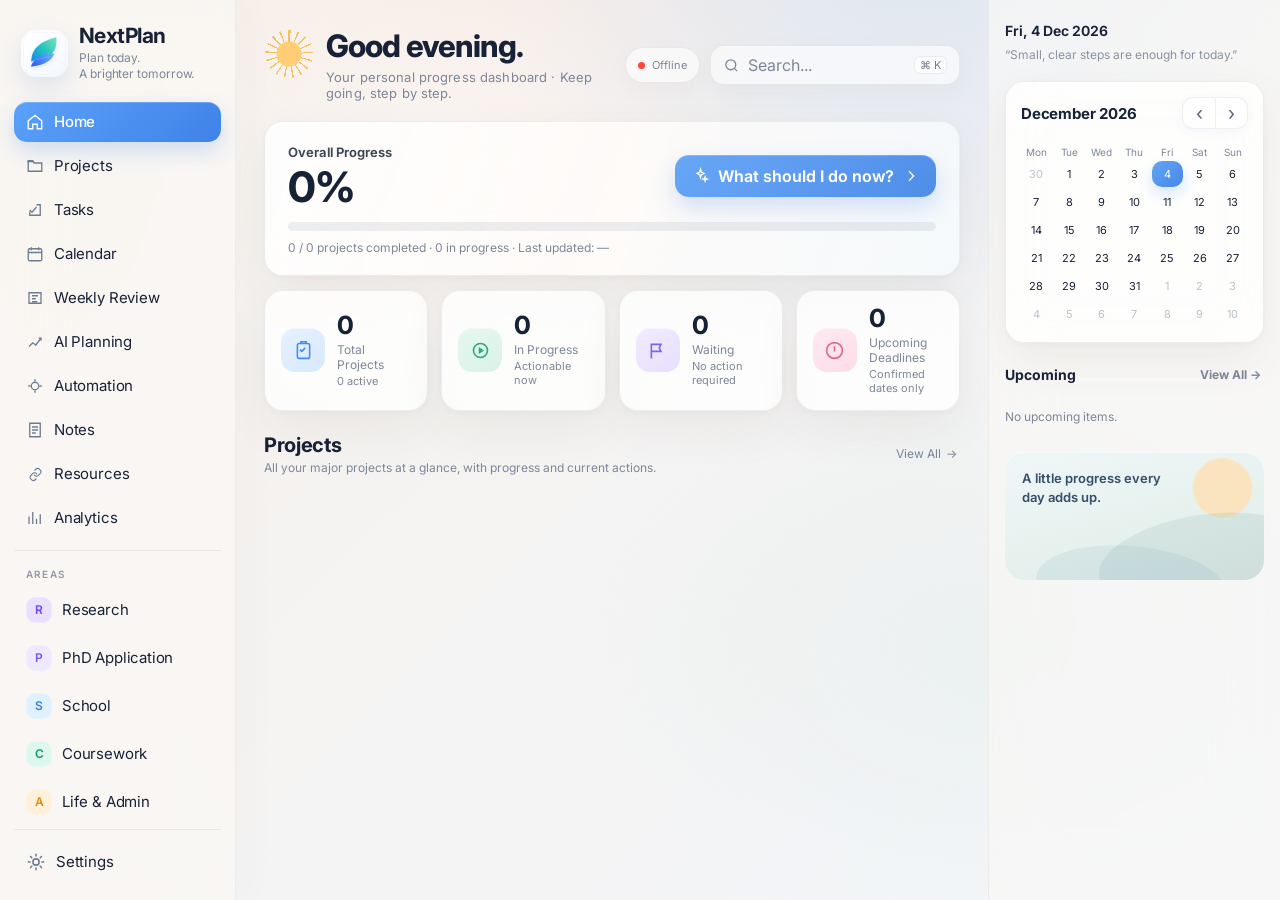
<file: index.html>
<!doctype html>
<html lang="en">
<head>
<!-- NEXTPLAN_PHASE_B_V1 -->
<!-- NEXTPLAN_PHASE_C_V1 -->
<!-- NEXTPLAN_PHASE_D_V1 -->
<meta charset="utf-8">
<meta name="viewport" content="width=device-width,initial-scale=1,viewport-fit=cover">
<meta name="theme-color" content="#f5f5f7">
<meta name="color-scheme" content="light dark">
<link rel="manifest" href="./manifest.webmanifest">
<link rel="icon" href="./icon.svg" type="image/svg+xml">
<link rel="preconnect" href="https://fonts.googleapis.com">
<link rel="preconnect" href="https://fonts.gstatic.com" crossorigin>
<link href="https://fonts.googleapis.com/css2?family=Inter:wght@400;500;600;700&display=swap" rel="stylesheet">
<link rel="stylesheet" href="./apple-web-v1.css?v=apple-web-v1">
<title>NextPlan</title>
<style>
:root{
  --bg:#f5f5f7;--glass:rgba(255,255,255,.72);--panel:#ffffff;--panel-soft:#fbfbfd;--text:#111318;--muted:#737b8c;
  --border:rgba(15,23,42,.08);--hairline:rgba(15,23,42,.06);--shadow:0 12px 35px rgba(27,31,43,.07);
  --blue:#3478f6;--blue2:#5b8cff;--green:#22b573;--purple:#8b5cf6;--pink:#ff4f91;--orange:#ff9f0a;--red:#ff453a;
  --sidebar:rgba(247,249,252,.88);--rightbar:rgba(248,250,253,.82);--chip:#f1f3f7;--input:#eef1f5;
}
html[data-theme="dark"]{
  --bg:#101216;--glass:rgba(26,29,35,.74);--panel:#1b1e24;--panel-soft:#20242b;--text:#f4f6f8;--muted:#9da5b4;
  --border:rgba(255,255,255,.08);--hairline:rgba(255,255,255,.06);--shadow:0 16px 40px rgba(0,0,0,.24);
  --sidebar:rgba(20,23,28,.9);--rightbar:rgba(20,23,28,.86);--chip:#292d35;--input:#272b33;
}
*{box-sizing:border-box}html,body{margin:0;min-height:100%;background:var(--bg);color:var(--text);font-family:"Inter",-apple-system,BlinkMacSystemFont,"SF Pro Text","SF Pro Display","Helvetica Neue","Segoe UI","PingFang SC","Microsoft YaHei",sans-serif}
body{min-height:100vh;overflow-x:hidden}button,input,select{font:inherit}button{cursor:pointer}svg{display:block}
.app-shell{min-height:100vh;display:grid;grid-template-columns:236px minmax(0,1fr) 292px;background:radial-gradient(circle at 36% -10%,rgba(76,139,245,.07),transparent 32%),radial-gradient(circle at 78% 0%,rgba(139,92,246,.05),transparent 25%),var(--bg)}
.sidebar{position:sticky;top:0;height:100vh;padding:20px 14px 18px;background:var(--sidebar);backdrop-filter:blur(24px);border-right:1px solid var(--hairline);display:flex;flex-direction:column;z-index:20}
.brand{display:flex;align-items:center;gap:11px;padding:4px 8px 18px}.brand-mark{width:42px;height:42px;border-radius:12px;box-shadow:0 7px 18px rgba(52,120,246,.22);overflow:hidden;flex:none}.brand h1{font-size:20px;letter-spacing:-.5px;margin:0;font-weight:700}.brand p{font-size:12px;color:var(--muted);margin:3px 0 0;line-height:1.3;font-weight:400;letter-spacing:-.01em}
.nav-group{display:grid;gap:4px}.nav-label{font-size:11px;text-transform:uppercase;letter-spacing:.09em;color:var(--muted);font-weight:600;padding:17px 11px 7px}.nav-btn{display:flex;align-items:center;gap:10px;border:0;background:transparent;color:var(--text);padding:9px 11px;border-radius:10px;font-size:16px;font-weight:400;line-height:1.25;letter-spacing:-.022em;text-align:left}.nav-btn svg{width:20px;height:20px;color:#667085;stroke-width:1.7}.nav-btn.active{background:linear-gradient(135deg,#3478f6,#4f85fa);color:#fff;box-shadow:0 7px 15px rgba(52,120,246,.18)}.nav-btn.active svg{color:#fff}.nav-btn:hover:not(.active){background:var(--chip)}
.area-dot{width:24px;height:24px;border-radius:8px;display:grid;place-items:center;font-size:12px;font-weight:700}.a-research{background:#e9e0ff;color:#7448ef}.a-phd{background:#efe8ff;color:#7b55e8}.a-school{background:#dff1ff;color:#3484ce}.a-career{background:#dcf8ee;color:#119966}.a-admin{background:#fff0d9;color:#e28a12}.a-life{background:#ffe2ee;color:#e84986}
.sidebar-footer{margin-top:auto}.settings-btn{width:100%;display:flex;gap:10px;align-items:center;border:0;background:transparent;color:var(--muted);padding:10px 11px;border-radius:10px;font-size:16px;font-weight:400;line-height:1.25;letter-spacing:-.022em}.settings-btn svg{width:20px;height:20px;stroke-width:1.7;color:#667085}.settings-btn:hover{background:var(--chip)}
.main{min-width:0;padding:28px 28px 46px}.topbar{display:flex;gap:20px;align-items:flex-start;justify-content:space-between;margin-bottom:18px}.hello h2{font-size:30px;letter-spacing:-.8px;margin:0;font-weight:760}.hello p{margin:4px 0 0;color:var(--muted);font-size:14px}.top-actions{display:flex;align-items:center;gap:9px}.sync-pill{height:34px;border:1px solid var(--border);background:var(--glass);backdrop-filter:blur(18px);border-radius:999px;padding:0 10px;display:flex;align-items:center;gap:7px;color:var(--muted);font-size:11px;white-space:nowrap}.sync-pill .sync-dot{width:7px;height:7px;border-radius:50%;background:#aab2bf}.sync-pill.synced .sync-dot{background:var(--green)}.sync-pill.syncing .sync-dot{background:var(--orange)}.sync-pill.error .sync-dot{background:var(--red)}.search-btn{height:38px;width:min(245px,30vw);border:1px solid var(--border);background:var(--glass);backdrop-filter:blur(18px);color:var(--muted);border-radius:13px;padding:0 12px;display:flex;align-items:center;gap:8px;box-shadow:0 2px 10px rgba(0,0,0,.025)}.search-btn span:first-of-type{overflow:hidden;white-space:nowrap;text-overflow:ellipsis}.kbd{margin-left:auto;font-size:11px;border:1px solid var(--border);background:var(--panel);border-radius:6px;padding:1px 5px;color:var(--muted)}
.card{background:var(--glass);backdrop-filter:blur(22px);border:1px solid var(--border);border-radius:18px;box-shadow:var(--shadow)}.hero{padding:21px 22px}.hero-row{display:flex;justify-content:space-between;gap:18px;align-items:center}.eyebrow{font-size:13px;font-weight:650}.hero-pct{font-size:41px;font-weight:760;letter-spacing:-1.2px;line-height:1;margin-top:6px}.primary{border:0;color:white;background:linear-gradient(135deg,#3478f6,#4d86fa);border-radius:13px;padding:11px 16px;font-weight:650;box-shadow:0 8px 18px rgba(52,120,246,.22);display:flex;align-items:center;gap:9px}.primary:hover{filter:brightness(.99)}
.progress-track{height:10px;border-radius:999px;background:#e9edf3;overflow:hidden;margin-top:14px}.progress-fill{height:100%;border-radius:999px;background:linear-gradient(90deg,#3478f6,#5a8df7);transition:width .28s ease}html[data-theme="dark"] .progress-track{background:#2b3038}.hero-meta{font-size:12px;color:var(--muted);margin-top:9px}
.stats{display:grid;grid-template-columns:repeat(4,1fr);gap:12px;margin:14px 0 22px}.stat{padding:15px;display:flex;gap:12px;align-items:center}.stat-icon{width:43px;height:43px;border-radius:13px;display:grid;place-items:center;flex:none}.stat-icon svg{width:21px;height:21px}.si-blue{background:#e2efff;color:#3478f6}.si-green{background:#def8ef;color:#1aa26b}.si-purple{background:#eee4ff;color:#7b48ef}.si-pink{background:#ffe3ef;color:#ee4a87}.stat-num{font-size:24px;font-weight:750;line-height:1}.stat-title{font-size:12px;color:var(--muted);margin-top:4px}.stat-sub{font-size:11px;color:var(--muted);margin-top:2px}
.section-head{display:flex;justify-content:space-between;gap:16px;align-items:center;margin-bottom:10px}.section-head h3{font-size:20px;margin:0;letter-spacing:-.35px}.section-head p{font-size:12px;color:var(--muted);margin:3px 0 0}.link-btn{border:0;background:transparent;color:var(--muted);font-size:12px;display:flex;align-items:center;gap:5px;padding:6px 3px}.link-btn:hover{color:var(--text)}
.project-grid{display:grid;grid-template-columns:repeat(3,minmax(0,1fr));gap:12px}.project-card{padding:15px;min-width:0;transition:transform .16s ease,box-shadow .16s ease}.project-card:hover{transform:translateY(-1px);box-shadow:0 15px 38px rgba(24,29,40,.09)}.pc-top{display:flex;align-items:flex-start;gap:10px}.pc-icon{width:36px;height:36px;border-radius:11px;display:grid;place-items:center;flex:none}.pc-icon svg{width:18px;height:18px}.pc-text{min-width:0;flex:1}.pc-title{font-size:14px;font-weight:690;white-space:nowrap;overflow:hidden;text-overflow:ellipsis}.pc-sub{font-size:11px;color:var(--muted);white-space:nowrap;overflow:hidden;text-overflow:ellipsis;margin-top:2px}.pc-pct{font-size:13px;font-weight:700;margin-left:auto}.mini-progress{height:6px;border-radius:999px;background:#ebeff4;overflow:hidden;margin-top:13px}.mini-progress span{display:block;height:100%;background:var(--blue);border-radius:999px}html[data-theme="dark"] .mini-progress{background:#2b3038}.pc-next{border-top:1px solid var(--hairline);margin-top:11px;padding-top:10px;font-size:11px;line-height:1.45;color:var(--muted);display:grid;grid-template-columns:18px 1fr;gap:5px}.pc-next b{color:var(--text);font-weight:630;display:block;margin-bottom:2px}.pc-next svg{width:14px;height:14px;margin-top:1px;color:#8993a3}.empty-project{cursor:pointer;width:100%;font:inherit;color:var(--muted);min-height:164px;border:1px dashed rgba(52,120,246,.22);border-radius:18px;display:grid;place-items:center;text-align:center;color:var(--muted);background:rgba(255,255,255,.28)}.empty-project .plus{font-size:30px;color:var(--blue);line-height:1}.empty-project b{display:block;color:var(--blue);font-size:13px;margin-top:4px}
.view{display:none}.view.active{display:block}.view-title{margin-bottom:18px}.view-title h2{font-size:28px;margin:0;letter-spacing:-.6px}.view-title p{color:var(--muted);font-size:13px;margin:4px 0 0}.toolbar{display:flex;gap:8px;flex-wrap:wrap;margin-bottom:14px}.select{appearance:none;-webkit-appearance:none;border:1px solid var(--border);background-color:var(--panel);color:var(--text);border-radius:12px;padding:9px 34px 9px 12px;background-image:linear-gradient(45deg,transparent 50%,var(--muted) 50%),linear-gradient(135deg,var(--muted) 50%,transparent 50%);background-position:calc(100% - 16px) 50%,calc(100% - 11px) 50%;background-size:5px 5px;background-repeat:no-repeat}.list-card{padding:0;overflow:hidden}.list-row{padding:15px 17px;border-top:1px solid var(--hairline);display:flex;gap:14px;align-items:flex-start}.list-row:first-child{border-top:0}.status-dot{width:9px;height:9px;border-radius:50%;margin-top:6px;flex:none}.sd-active{background:var(--blue)}.sd-waiting{background:var(--orange)}.sd-planned{background:#aab2bf}.sd-completed,.sd-done{background:var(--green)}.sd-blocked{background:var(--red)}.list-main{min-width:0;flex:1}.list-title{font-weight:670}.list-sub{font-size:12px;color:var(--muted);margin-top:3px}.list-meta{font-size:12px;color:var(--muted);text-align:right}.milestone-tags{display:flex;flex-wrap:wrap;gap:6px;margin-top:8px;line-height:1}.milestone-tags .priority{display:inline-flex;align-items:center;line-height:1.25;margin:0!important;padding:5px 8px;white-space:normal;vertical-align:middle}.task-grid{display:grid;gap:10px}.task-card{padding:15px 17px;display:grid;grid-template-columns:28px 1fr auto;gap:12px;align-items:start}.task-check{width:25px;height:25px;border-radius:8px;background:#e5efff;color:var(--blue);display:grid;place-items:center}.task-check svg{width:14px;height:14px}.task-title{font-weight:670}.task-desc{font-size:12px;color:var(--muted);margin-top:3px}.priority{font-size:11px;color:var(--muted);background:var(--chip);padding:4px 7px;border-radius:999px}
.calendar-layout{display:grid;grid-template-columns:minmax(0,1.4fr) minmax(250px,.6fr);gap:14px}.calendar-card{padding:18px}.cal-head{display:flex;justify-content:space-between;align-items:center;margin-bottom:14px}.cal-title{font-size:17px;font-weight:700}.cal-nav{display:flex;gap:6px}.round-btn{width:31px;height:31px;border-radius:10px;border:1px solid var(--border);background:var(--panel);color:var(--text);display:grid;place-items:center}.weekdays,.cal-grid{display:grid;grid-template-columns:repeat(7,1fr);gap:5px}.weekdays div{font-size:11px;color:var(--muted);text-align:center;padding:5px}.day{min-height:67px;border-radius:12px;padding:7px;font-size:12px;position:relative;border:1px solid transparent}.day.muted{color:#b6bdc8}.day.today{background:#edf4ff;border-color:#d8e8ff;color:#2f6fdc}html[data-theme="dark"] .day.today{background:#1e2c43;border-color:#28426b;color:#91b8ff}.day.has-event{background:var(--panel-soft)}.daynum{font-weight:620}.event-dots{display:flex;gap:3px;position:absolute;bottom:7px;left:7px}.event-dots span{width:5px;height:5px;border-radius:50%}.upcoming-list{display:grid;gap:8px}.upcoming-item{padding:12px;border-radius:13px;background:var(--panel-soft);display:grid;grid-template-columns:8px 1fr auto;gap:9px;align-items:center}.u-dot{width:8px;height:8px;border-radius:50%}.u-title{font-size:12px;font-weight:650}.u-date{font-size:11px;color:var(--muted);margin-top:1px}.u-right{font-size:11px;color:var(--muted)}.empty-state{padding:34px 20px;text-align:center;color:var(--muted)}.empty-state svg{width:36px;height:36px;margin:0 auto 8px;color:#a6aeba}.empty-state b{display:block;color:var(--text);font-size:14px;margin-bottom:4px}
.notes-grid,.resources-grid{display:grid;grid-template-columns:repeat(2,minmax(0,1fr));gap:12px}.note-card,.resource-card{padding:16px}.note-title,.resource-title{font-weight:690}.note-body,.resource-sub{font-size:12px;color:var(--muted);margin-top:6px;line-height:1.5}.note-meta{font-size:11px;color:var(--muted);margin-top:11px}.resource-card{display:flex;gap:12px;align-items:flex-start}.resource-icon{width:38px;height:38px;border-radius:11px;background:#e5efff;color:var(--blue);display:grid;place-items:center;flex:none}.resource-icon svg{width:18px;height:18px}.analytics-grid{display:grid;grid-template-columns:repeat(2,minmax(0,1fr));gap:12px}.analytics-card{padding:17px}.analytics-card h4{font-size:14px;margin:0 0 13px}.area-row{display:grid;grid-template-columns:92px 1fr 38px;gap:10px;align-items:center;margin:10px 0;font-size:12px}.area-track{height:7px;background:#e9edf3;border-radius:999px;overflow:hidden}.area-track span{height:100%;display:block;border-radius:999px;background:linear-gradient(90deg,#3478f6,#8b5cf6)}html[data-theme="dark"] .area-track{background:#2b3038}.metric-big{font-size:34px;font-weight:760;letter-spacing:-.8px}.metric-label{font-size:12px;color:var(--muted)}
.rightbar{position:sticky;top:0;height:100vh;padding:22px 15px 18px;background:var(--rightbar);backdrop-filter:blur(24px);border-left:1px solid var(--hairline);overflow:auto}.profile-row{display:flex;justify-content:flex-end;margin-bottom:18px}.avatar{width:38px;height:38px;border:0;border-radius:50%;display:grid;place-items:center;background:linear-gradient(135deg,#747f93,#9ca5b5);color:white;font-size:12px;font-weight:700}.today-date{font-size:14px;font-weight:650}.reflection{font-size:13px;color:var(--muted);font-style:italic;line-height:1.45;margin-top:7px}.side-card{background:var(--glass);border:1px solid var(--border);border-radius:17px;box-shadow:var(--shadow);padding:15px;margin-top:18px}.side-title{font-size:14px;font-weight:700;display:flex;align-items:center;justify-content:space-between}.mini-cal-head{display:flex;justify-content:space-between;align-items:center;margin-bottom:12px}.mini-week,.mini-days{display:grid;grid-template-columns:repeat(7,1fr);text-align:center;gap:2px}.mini-week div{font-size:10px;color:var(--muted);padding:3px}.mini-day{font-size:11px;padding:6px 0;border-radius:50%;position:relative}.mini-day.today{background:var(--blue);color:#fff}.mini-day.muted{color:#bbc2cc}.mini-day.has-event:not(.today)::after{content:"";width:4px;height:4px;background:var(--green);border-radius:50%;position:absolute;left:50%;transform:translateX(-50%);bottom:1px}.side-upcoming{margin-top:18px}.side-upcoming-list{display:grid;gap:0;margin-top:8px}.side-event{display:grid;grid-template-columns:8px 1fr auto;gap:9px;align-items:center;border-top:1px solid var(--hairline);padding:10px 0}.side-event:first-child{border-top:0}.side-event-title{font-size:12px;font-weight:650}.side-event-date,.side-event-right{font-size:10px;color:var(--muted)}.soft-quote{margin-top:18px;min-height:133px;border-radius:18px;padding:17px;background:linear-gradient(145deg,#eef3ff,#dfe9fa 58%,#cbdaf2);color:#27334d;position:relative;overflow:hidden}.soft-quote:before{content:"";position:absolute;width:170px;height:80px;background:rgba(104,136,191,.18);border-radius:50% 50% 0 0;right:-35px;bottom:-20px;transform:rotate(-8deg)}.soft-quote p{font-size:13px;line-height:1.45;font-weight:600;width:72%;margin:0;position:relative;z-index:1}
.modal{border:0;border-radius:20px;background:var(--panel);color:var(--text);padding:0;width:min(650px,calc(100vw - 28px));box-shadow:0 28px 90px rgba(0,0,0,.28)}.modal::backdrop{background:rgba(20,23,30,.34);backdrop-filter:blur(4px)}.modal-inner{padding:20px}.modal-title{font-size:19px;font-weight:730;margin:0 0 4px}.modal-sub{font-size:12px;color:var(--muted);margin-bottom:15px}.field{display:grid;gap:5px;margin-top:10px}.field label{font-size:11px;color:var(--muted);font-weight:600}.field input{border:1px solid var(--border);background:var(--input);color:var(--text);padding:10px 11px;border-radius:10px;outline:none}.field input:focus{border-color:rgba(52,120,246,.55);box-shadow:0 0 0 3px rgba(52,120,246,.11)}.modal-actions{display:flex;gap:8px;justify-content:flex-end;margin-top:16px}.secondary{border:1px solid var(--border);background:var(--panel);color:var(--text);border-radius:11px;padding:9px 12px}.danger{color:var(--red)}
.search-modal{width:min(720px,calc(100vw - 30px));align-self:start;margin-top:8vh}.search-input-wrap{display:flex;align-items:center;gap:8px;border-bottom:1px solid var(--hairline);padding:15px 18px}.search-input-wrap input{border:0;outline:0;background:transparent;color:var(--text);font-size:17px;width:100%}.search-results{max-height:58vh;overflow:auto;padding:8px}.search-result{padding:11px 12px;border-radius:11px;display:flex;gap:10px;align-items:flex-start}.search-result:hover{background:var(--chip)}.search-kind{font-size:10px;background:var(--chip);color:var(--muted);border-radius:6px;padding:2px 5px;flex:none;margin-top:2px}.search-result b{font-size:13px}.search-result p{font-size:11px;color:var(--muted);margin:3px 0 0}
.mobile-top{display:none}.scrim{display:none}
@media(max-width:1180px){.app-shell{grid-template-columns:210px minmax(0,1fr)}.rightbar{display:none}.project-grid{grid-template-columns:repeat(2,minmax(0,1fr))}.stats{grid-template-columns:repeat(2,1fr)}}
@media(max-width:820px){.app-shell{display:block}.sidebar{position:fixed;left:0;transform:translateX(-102%);width:250px;transition:transform .22s ease;box-shadow:20px 0 50px rgba(0,0,0,.12)}.sidebar.open{transform:translateX(0)}.scrim{position:fixed;inset:0;background:rgba(10,13,18,.25);z-index:15}.scrim.show{display:block}.main{padding:17px 15px 35px}.mobile-top{display:flex;justify-content:space-between;align-items:center;margin-bottom:15px}.mobile-brand{font-weight:730}.icon-button{border:0;background:var(--panel);color:var(--text);border-radius:10px;width:37px;height:37px;display:grid;place-items:center;box-shadow:var(--shadow)}.topbar{align-items:center}.hello h2{font-size:25px}.sync-pill{display:none}.search-btn{width:42px;padding:0;justify-content:center}.search-btn span,.search-btn .kbd{display:none}.project-grid,.notes-grid,.resources-grid,.analytics-grid,.calendar-layout{grid-template-columns:1fr}.stats{grid-template-columns:1fr 1fr}.hero-row{align-items:flex-start;flex-direction:column}.primary{width:100%;justify-content:center}.project-card{min-height:auto}}
@media(max-width:480px){.stats{grid-template-columns:1fr}.hello p{font-size:12px}.hello h2{font-size:23px}}





/* APPROVED SIDEBAR SPEC v4 START */
/* Final user-approved sidebar tuning: compact Apple-like proportions, 236px desktop width. */
.sidebar{
  width:236px;
  padding:18px 14px 14px;
  background:#fafbfc;
  font-family:-apple-system,BlinkMacSystemFont,"SF Pro Text","SF Pro Display","Inter","Helvetica Neue",Arial,sans-serif;
  overflow-y:auto;
  overscroll-behavior:contain;
  scrollbar-width:none;
}
.sidebar::-webkit-scrollbar{display:none}
html[data-theme="dark"] .sidebar{background:#0b1220}
.brand{
  gap:12px;
  padding:0 6px 16px;
  align-items:center;
}
.brand-mark{
  width:48px;
  height:48px;
  border-radius:14px;
  box-shadow:0 8px 20px rgba(67,97,238,.20);
  flex:0 0 48px;
}
.brand-mark img{width:48px;height:48px}
.brand h1{
  font-family:-apple-system,BlinkMacSystemFont,"SF Pro Display","SF Pro Text","Inter","Helvetica Neue",Arial,sans-serif;
  font-size:20px;
  line-height:24px;
  font-weight:700;
  letter-spacing:-.45px;
  color:#0f172a;
  white-space:nowrap;
}
.brand p{
  margin:2px 0 0;
  font-family:-apple-system,BlinkMacSystemFont,"SF Pro Text","Inter","Helvetica Neue",Arial,sans-serif;
  font-size:12px;
  line-height:16px;
  font-weight:400;
  letter-spacing:-.08px;
  color:#64748b;
  white-space:nowrap;
}
html[data-theme="dark"] .brand h1{color:#f8fafc}
html[data-theme="dark"] .brand p{color:#94a3b8}
.nav-group{gap:2px}
.nav-btn{
  min-height:40px;
  padding:8px 12px;
  gap:10px;
  border-radius:12px;
  font-family:-apple-system,BlinkMacSystemFont,"SF Pro Text","SF Pro Display","Inter","Helvetica Neue",Arial,sans-serif;
  font-size:15px;
  line-height:20px;
  font-weight:400;
  letter-spacing:-.16px;
  color:#0f172a;
}
.nav-btn > svg{
  width:18px;
  height:18px;
  flex:0 0 18px;
  color:#64748b;
  stroke-width:1.75;
}
.nav-btn[data-view="resources"] > svg{
  width:15px;
  height:15px;
  flex:0 0 15px;
  margin-left:1.5px;
  margin-right:1.5px;
  stroke-width:1.8;
}
.nav-btn.active{
  min-height:40px;
  color:#fff;
  font-weight:500;
  background:linear-gradient(135deg,#3b82f6 0%,#2563eb 100%);
  box-shadow:0 7px 16px rgba(37,99,235,.20);
}
.nav-btn.active > svg{color:#fff}
.nav-btn:hover:not(.active){background:#f1f5f9}
html[data-theme="dark"] .nav-btn{color:#f8fafc}
html[data-theme="dark"] .nav-btn > svg{color:#94a3b8}
html[data-theme="dark"] .nav-btn.active{background:#1e3a8a;color:#fff}
html[data-theme="dark"] .nav-btn.active > svg{color:#fff}
html[data-theme="dark"] .nav-btn:hover:not(.active){background:#111c2d}
.nav-label{
  margin:10px 0 0;
  padding:16px 12px 7px;
  border-top:1px solid #e2e8f0;
  font-family:-apple-system,BlinkMacSystemFont,"SF Pro Text","Inter","Helvetica Neue",Arial,sans-serif;
  font-size:11px;
  line-height:14px;
  font-weight:600;
  letter-spacing:.10em;
  color:#64748b;
}
html[data-theme="dark"] .nav-label{border-top-color:#233044;color:#94a3b8}
.area-dot{
  width:26px;
  height:26px;
  border-radius:8px;
  flex:0 0 26px;
  font-size:12px;
  line-height:26px;
  font-weight:600;
}
.sidebar-footer{
  margin-top:auto;
  padding-top:12px;
  border-top:1px solid #e2e8f0;
}
html[data-theme="dark"] .sidebar-footer{border-top-color:#233044}
.settings-btn{
  min-height:40px;
  padding:8px 12px;
  gap:10px;
  border-radius:12px;
  font-family:-apple-system,BlinkMacSystemFont,"SF Pro Text","Inter","Helvetica Neue",Arial,sans-serif;
  font-size:15px;
  line-height:20px;
  font-weight:400;
  letter-spacing:-.16px;
  color:#64748b;
}
.settings-btn svg{
  width:18px;
  height:18px;
  flex:0 0 18px;
  color:#64748b;
  stroke-width:1.75;
}
.settings-btn:hover{background:#f1f5f9}
html[data-theme="dark"] .settings-btn{color:#cbd5e1}
html[data-theme="dark"] .settings-btn svg{color:#cbd5e1}
html[data-theme="dark"] .settings-btn:hover{background:#111c2d}
@media(min-width:1181px){.app-shell{grid-template-columns:236px minmax(0,1fr) 292px}}
/* APPROVED SIDEBAR SPEC v4 END */


/* NEXTPLAN PHASE C */
.review-list{display:grid;gap:8px;margin-top:8px}.review-item{padding:9px 10px;border-radius:11px;background:var(--panel-soft);font-size:12px;line-height:1.45}.review-item b{display:block;color:var(--text);font-size:12px;margin-bottom:2px}.review-muted{color:var(--muted)}.knowledge-meta{display:flex;gap:6px;flex-wrap:wrap;margin-top:8px}.knowledge-chip{font-size:10px;border-radius:999px;background:var(--chip);color:var(--muted);padding:3px 7px}.resource-link{color:var(--blue);text-decoration:none;word-break:break-all}.resource-link:hover{text-decoration:underline}.search-result[data-palette-view]{cursor:pointer}.search-result[data-palette-view]:hover{background:var(--panel-soft)}.search-command{color:var(--blue);font-weight:700}.search-help{font-size:11px;color:var(--muted);padding:8px 4px 4px}


/* NEXTPLAN PHASE D */
.sev-critical{color:var(--red)}.sev-high{color:var(--orange)}.sev-medium{color:var(--blue)}.sev-normal{color:var(--green)}.rule-off{opacity:.58}.plan-score{font-size:20px;font-weight:760;letter-spacing:-.4px}.automation-summary{font-size:11px;color:var(--muted);margin-top:4px}


/* NEXTPLAN APPLE LAYOUT FIX v2 */
.hero:before{display:none!important}
#view-projects .list-card{
  display:block!important;
  padding:0!important;
  overflow:hidden!important;
  background:var(--apple-panel)!important;
  border:1px solid var(--apple-border)!important;
  border-radius:19px!important;
  box-shadow:var(--apple-shadow)!important;
  backdrop-filter:blur(26px) saturate(145%)!important;
  -webkit-backdrop-filter:blur(26px) saturate(145%)!important;
}
#view-projects .list-row{
  position:static!important;
  min-height:0!important;
  padding:15px 17px!important;
  border:0!important;
  border-top:1px solid rgba(91,104,122,.08)!important;
  border-radius:0!important;
  background:transparent!important;
  box-shadow:none!important;
  display:flex!important;
  gap:14px!important;
  align-items:flex-start!important;
  align-content:normal!important;
  backdrop-filter:none!important;
  -webkit-backdrop-filter:none!important;
}
#view-projects .list-row:first-child{border-top:0!important}
#view-projects .list-meta{margin-left:auto!important;text-align:right!important}
.task-check{align-self:center!important}


/* NEXTPLAN ICON FIX v1 */
.settings-btn svg{width:20px!important;height:20px!important;flex:0 0 20px!important;stroke-width:1.9!important}
.empty-resource-icon{width:28px!important;height:28px!important;color:#96a2b3!important;margin:0 auto 10px!important}


/* NEXTPLAN MINI CALENDAR NAV FIX v1 */
.mini-cal-head{
  display:flex!important;
  align-items:center!important;
  justify-content:space-between!important;
  gap:12px!important;
  margin-bottom:14px!important;
}
.mini-cal-head>.row{
  display:inline-flex!important;
  align-items:center!important;
  flex-wrap:nowrap!important;
  gap:0!important;
  overflow:hidden!important;
  border:1px solid rgba(105,117,135,.11)!important;
  border-radius:11px!important;
  background:rgba(255,255,255,.58)!important;
  box-shadow:0 3px 12px rgba(54,65,82,.045)!important;
}
.mini-cal-head .round-btn{
  width:32px!important;
  height:30px!important;
  min-width:32px!important;
  padding:0!important;
  border:0!important;
  border-radius:0!important;
  background:transparent!important;
  box-shadow:none!important;
  color:#596579!important;
  font-size:19px!important;
  line-height:1!important;
  display:grid!important;
  place-items:center!important;
}
.mini-cal-head .round-btn+.round-btn{
  border-left:1px solid rgba(105,117,135,.11)!important;
}
.mini-cal-head .round-btn:hover{
  background:rgba(75,143,247,.08)!important;
  color:var(--apple-blue)!important;
}
.mini-cal-head .side-title{
  font-size:15px!important;
  font-weight:700!important;
  letter-spacing:-.2px!important;
}
html[data-theme="dark"] .mini-cal-head>.row{
  background:rgba(45,51,62,.72)!important;
  border-color:rgba(255,255,255,.10)!important;
}
html[data-theme="dark"] .mini-cal-head .round-btn+.round-btn{
  border-left-color:rgba(255,255,255,.10)!important;
}


/* NEXTPLAN RIGHT RAIL AVATAR REMOVAL v1 */
.rightbar .profile-row{display:none!important;margin:0!important;padding:0!important}

</style>
</head>
<body>
<div class="scrim" id="scrim"></div>
<div class="app-shell">
<aside class="sidebar" id="sidebar">
  <div class="brand"><div class="brand-mark"><img src="./icon.svg" alt="" width="48" height="48"></div><div><h1>NextPlan</h1><p>Plan today.<br>A brighter tomorrow.</p></div></div>
  <nav class="nav-group" aria-label="Primary navigation">
    <button class="nav-btn active" data-view="home"><svg viewBox="0 0 24 24" fill="none" stroke="currentColor" stroke-width="1.8"><path d="M3 10.5 12 3l9 7.5V21h-6v-6H9v6H3z"/></svg>Home</button>
    <button class="nav-btn" data-view="projects"><svg viewBox="0 0 24 24" fill="none" stroke="currentColor" stroke-width="1.8"><path d="M3 6h6l2 2h10v11H3z"/><path d="M3 8V5h6l2 3"/></svg>Projects</button>
    <button class="nav-btn" data-view="tasks"><svg viewBox="0 0 24 24" fill="none" stroke="currentColor" stroke-width="1.8"><path d="m5 12 3 3 6-7"/><path d="M14 5h5v14H5v-5"/></svg>Tasks</button>
    <button class="nav-btn" data-view="calendar"><svg viewBox="0 0 24 24" fill="none" stroke="currentColor" stroke-width="1.8"><rect x="3" y="5" width="18" height="16" rx="2"/><path d="M7 3v4m10-4v4M3 10h18"/></svg>Calendar</button>
    <button class="nav-btn" data-view="review"><svg viewBox="0 0 24 24" fill="none" stroke="currentColor" stroke-width="1.8"><path d="M4 5h16v14H4z"/><path d="M8 9h8M8 13h5M8 17h7"/></svg>Weekly Review</button>
    <button class="nav-btn" data-view="planner"><svg viewBox="0 0 24 24" fill="none" stroke="currentColor" stroke-width="1.8"><path d="M4 18 9 13l4 3 7-9"/><path d="M17 7h3v3"/></svg>AI Planning</button>
    <button class="nav-btn" data-view="automation"><svg viewBox="0 0 24 24" fill="none" stroke="currentColor" stroke-width="1.8"><path d="M12 3v3m0 12v3M3 12h3m12 0h3"/><circle cx="12" cy="12" r="5"/></svg>Automation</button>
    <button class="nav-btn" data-view="notes"><svg viewBox="0 0 24 24" fill="none" stroke="currentColor" stroke-width="1.8"><path d="M5 3h14v18H5z"/><path d="M8 8h8M8 12h8M8 16h5"/></svg>Notes</button>
    <button class="nav-btn" data-view="resources"><svg viewBox="0 0 24 24" fill="none" stroke="currentColor" stroke-linecap="round" stroke-linejoin="round"><path d="M10 13a5 5 0 0 0 7.07.07l2-2A5 5 0 0 0 12 4l-1.15 1.15"/><path d="M14 11a5 5 0 0 0-7.07-.07l-2 2A5 5 0 0 0 12 20l1.15-1.15"/></svg>Resources</button>
    <button class="nav-btn" data-view="analytics"><svg viewBox="0 0 24 24" fill="none" stroke="currentColor" stroke-width="1.8"><path d="M4 20V10m5 10V4m5 16v-7m5 7V7"/></svg>Analytics</button>
  </nav>
  <div class="nav-label">Areas</div>
  <div class="nav-group">
    <button class="nav-btn area-filter" data-area="科研"><span class="area-dot a-research">R</span>Research</button>
    <button class="nav-btn area-filter" data-area="PhD"><span class="area-dot a-phd">P</span>PhD Application</button>
    <button class="nav-btn area-filter" data-area="学校"><span class="area-dot a-school">S</span>School</button>
    <button class="nav-btn area-filter" data-area="课程"><span class="area-dot a-career">C</span>Coursework</button>
    <button class="nav-btn area-filter" data-area="行政"><span class="area-dot a-admin">A</span>Life & Admin</button>
  </div>
  <div class="sidebar-footer"><button class="settings-btn" id="settingsNav"><svg viewBox="0 0 24 24" fill="none" stroke="currentColor" stroke-width="1.9" stroke-linecap="round" stroke-linejoin="round"><path d="M12 2.75v2.1m0 14.3v2.1M2.75 12h2.1m14.3 0h2.1M5.45 5.45l1.48 1.48m10.14 10.14 1.48 1.48M18.55 5.45l-1.48 1.48M6.93 17.07l-1.48 1.48"/><circle cx="12" cy="12" r="3.75"/></svg>Settings</button></div>
</aside>
<main class="main">
  <div class="mobile-top"><button class="icon-button" id="menuBtn" aria-label="Menu"><svg viewBox="0 0 24 24" fill="none" stroke="currentColor" stroke-width="1.8" width="19" height="19"><path d="M4 7h16M4 12h16M4 17h16"/></svg></button><div class="mobile-brand">NextPlan</div><button class="icon-button mobile-search" aria-label="Search"><svg viewBox="0 0 24 24" fill="none" stroke="currentColor" stroke-width="1.8" width="18" height="18"><circle cx="11" cy="11" r="7"/><path d="m20 20-4-4"/></svg></button></div>
  <header class="topbar"><div class="hello"><h2 id="greeting">Good evening.</h2><p>Your personal progress dashboard · Keep going, step by step.</p></div><div class="top-actions"><div class="sync-pill" id="syncPill"><span class="sync-dot"></span><span id="syncText">Local</span></div><button class="search-btn" id="searchBtn"><svg viewBox="0 0 24 24" fill="none" stroke="currentColor" stroke-width="1.8" width="17" height="17"><circle cx="11" cy="11" r="7"/><path d="m20 20-4-4"/></svg><span>Search...</span><span class="kbd">⌘ K</span></button></div></header>
  <section class="view active" id="view-home">
    <div class="card hero"><div class="hero-row"><div><div class="eyebrow">Overall Progress</div><div class="hero-pct" id="overallPct">0%</div></div><button class="primary" id="nextActionBtn"><svg viewBox="0 0 24 24" fill="none" stroke="currentColor" stroke-width="1.8" width="17" height="17"><path d="m12 3 1.2 4.1L17 9l-3.8 1.8L12 15l-1.2-4.2L7 9l3.8-1.9z"/><path d="m18.5 14 .7 2.3 2.3.7-2.3.7-.7 2.3-.7-2.3-2.3-.7 2.3-.7z"/></svg>What should I do now?<svg viewBox="0 0 24 24" fill="none" stroke="currentColor" stroke-width="2" width="16" height="16"><path d="m9 5 7 7-7 7"/></svg></button></div><div class="progress-track"><div class="progress-fill" id="overallBar"></div></div><div class="hero-meta" id="overallMeta">Loading current state…</div></div>
    <div class="stats"><div class="card stat"><div class="stat-icon si-blue"><svg viewBox="0 0 24 24" fill="none" stroke="currentColor" stroke-width="1.8"><rect x="5" y="4" width="14" height="17" rx="2"/><path d="M9 4V2h6v2m-7 7 2 2 4-4"/></svg></div><div><div class="stat-num" id="statTotal">0</div><div class="stat-title">Total Projects</div><div class="stat-sub" id="statActive">0 active</div></div></div><div class="card stat"><div class="stat-icon si-green"><svg viewBox="0 0 24 24" fill="none" stroke="currentColor" stroke-width="1.8" stroke-linecap="round" stroke-linejoin="round"><circle cx="12" cy="12" r="8"/><path d="m10 8 6 4-6 4z" fill="currentColor" stroke="none"/></svg></div><div><div class="stat-num" id="statProgress">0</div><div class="stat-title">In Progress</div><div class="stat-sub">Actionable now</div></div></div><div class="card stat"><div class="stat-icon si-purple"><svg viewBox="0 0 24 24" fill="none" stroke="currentColor" stroke-width="1.8"><path d="M5 21V4m0 1h11l-2 4 2 4H5"/></svg></div><div><div class="stat-num" id="statWaiting">0</div><div class="stat-title">Waiting</div><div class="stat-sub">No action required</div></div></div><div class="card stat"><div class="stat-icon si-pink"><svg viewBox="0 0 24 24" fill="none" stroke="currentColor" stroke-width="1.8"><circle cx="12" cy="12" r="9"/><path d="M12 7v6m0 4h.01"/></svg></div><div><div class="stat-num" id="statDeadlines">0</div><div class="stat-title">Upcoming Deadlines</div><div class="stat-sub">Confirmed dates only</div></div></div></div>
    <div class="section-head"><div><h3>Projects</h3><p>All your major projects at a glance, with progress and current actions.</p></div><button class="link-btn" data-go="projects">View All <span>→</span></button></div><div class="project-grid" id="homeProjects"></div>
  </section>
  <section class="view" id="view-projects"><div class="view-title"><h2>Projects</h2><p>Long-term goals, status, milestones, and current actions.</p></div><div class="toolbar"><select class="select" id="projectAreaFilter"><option value="全部">All Areas</option><option value="科研">Research</option><option value="PhD">PhD</option><option value="学校">School</option><option value="课程">Coursework</option><option value="行政">Life & Admin</option></select><select class="select" id="projectStatusFilter"><option value="全部">All Statuses</option><option value="active">In Progress</option><option value="waiting">Waiting</option><option value="planned">Planned</option><option value="blocked">Blocked</option><option value="done">Completed</option></select></div><div class="list-card card" id="projectList"></div></section>
  <section class="view" id="view-tasks"><div class="view-title"><h2>Tasks</h2><p>Only shows actions you can move forward now. Waiting items stay out of your attention.</p></div><div class="task-grid" id="taskList"></div></section>
  <section class="view" id="view-calendar"><div class="view-title"><h2>Calendar</h2><p>Only confirmed dates are shown, so the calendar never creates false urgency.</p></div><div class="calendar-layout"><div class="card calendar-card"><div class="cal-head"><div class="cal-title" id="calTitle"></div><div class="cal-nav"><button class="round-btn" id="calPrev" aria-label="Previous month">‹</button><button class="round-btn" id="calNext" aria-label="Next month">›</button></div></div><div class="weekdays"><div>Mon</div><div>Tue</div><div>Wed</div><div>Thu</div><div>Fri</div><div>Sat</div><div>Sun</div></div><div class="cal-grid" id="calGrid"></div></div><div class="card calendar-card"><div class="section-head"><div><h3 style="font-size:16px">Upcoming</h3><p>Confirmed deadlines</p></div></div><div class="upcoming-list" id="calendarUpcoming"></div></div></div></section>
  <section class="view" id="view-review"><div class="view-title"><h2>Weekly Review</h2><p>Review movement, stalled work, waiting items, and time pressure across the past 7 days and next 14 days.</p></div><div class="analytics-grid" id="reviewMetrics"><div class="card analytics-card"><h4>Movement</h4><div class="metric-big" id="reviewEvents7">0</div><div class="metric-label">state changes in the last 7 days</div></div><div class="card analytics-card"><h4>Completions</h4><div class="metric-big" id="reviewCompletions">0</div><div class="metric-label">confirmed completion events</div></div><div class="card analytics-card"><h4>Waiting / Blocked</h4><div class="metric-big" id="reviewWaiting">0</div><div class="metric-label">projects requiring review, not immediate execution</div></div><div class="card analytics-card"><h4>Next 14 Days</h4><div class="metric-big" id="reviewUpcoming">0</div><div class="metric-label">confirmed calendar items and deadlines</div></div></div><div style="height:14px"></div><div class="analytics-grid"><div class="card analytics-card"><h4>Attention</h4><div id="reviewAttention" class="review-list"></div></div><div class="card analytics-card"><h4>Completed This Week</h4><div id="reviewCompleted" class="review-list"></div></div><div class="card analytics-card"><h4>Upcoming</h4><div id="reviewSchedule" class="review-list"></div></div><div class="card analytics-card"><h4>Review Prompt</h4><div id="reviewPrompt" class="review-list"></div></div></div></section>
  <section class="view" id="view-planner"><div class="view-title"><h2>AI Planning</h2><p>Builds explainable plans from confirmed NextPlan state. Recommendations never rewrite project facts automatically.</p></div><div class="analytics-grid"><div class="card analytics-card"><h4>Focus Now</h4><div id="plannerFocus" class="review-list"></div></div><div class="card analytics-card"><h4>Capacity</h4><div id="plannerCapacity" class="review-list"></div></div><div class="card analytics-card"><h4>Next 14 Days</h4><div id="plannerHorizon" class="review-list"></div></div><div class="card analytics-card"><h4>Planning Interventions</h4><div id="plannerInterventions" class="review-list"></div></div></div></section>
  <section class="view" id="view-automation"><div class="view-title"><h2>Automation</h2><p>Checks overdue items, preparation windows, stalled work, waiting follow-ups, and structural issues. By default, it recommends rather than rewrites.</p></div><div class="analytics-grid"><div class="card analytics-card"><h4>Rules</h4><div id="automationRules" class="review-list"></div></div><div class="card analytics-card"><h4>Latest Findings</h4><div id="automationFindings" class="review-list"></div></div><div class="card analytics-card"><h4>Last Run</h4><div id="automationMeta" class="review-list"></div></div><div class="card analytics-card"><h4>Safety</h4><div class="review-list"><div class="review-item"><b>Observe / recommend first</b><span class="review-muted">Automation may surface findings, but completion, deletion, new commitments and priority changes still require the normal confirmation protocol.</span></div></div></div></div></section>
  <section class="view" id="view-notes"><div class="view-title"><h2>Notes</h2><p>Idea ≠ Task. Keep useful conversation ideas here before they become executable work.</p></div><div class="notes-grid" id="notesGrid"></div></section>
  <section class="view" id="view-resources"><div class="view-title"><h2>Resources</h2><p>An index of important materials and entry points without copying sensitive file contents into NextPlan.</p></div><div class="resources-grid" id="resourcesGrid"></div></section>
  <section class="view" id="view-analytics"><div class="view-title"><h2>Analytics</h2><p>Not a KPI board. It answers whether the system is moving forward and where control is starting to slip.</p></div><div class="analytics-grid"><div class="card analytics-card"><h4>Progress by Area</h4><div id="areaProgress"></div></div><div class="card analytics-card"><h4>Movement</h4><div class="metric-big" id="events7">0</div><div class="metric-label">state changes · 7 days</div><div style="height:14px"></div><div class="metric-big" id="events30">0</div><div class="metric-label">state changes · 30 days</div><div style="height:14px"></div><div class="metric-big" id="completion30">0</div><div class="metric-label">completion events · 30 days</div></div><div class="card analytics-card"><h4>Execution Health</h4><div class="metric-big" id="nextActionCoverage">0%</div><div class="metric-label">active projects with a next action</div><div style="height:14px"></div><div class="metric-big" id="waitingCountAnalytics">0</div><div class="metric-label">waiting projects</div></div><div class="card analytics-card"><h4>Milestones</h4><div class="metric-big" id="milestoneDone">0</div><div class="metric-label" id="milestoneLabel">completed milestones</div></div><div class="card analytics-card"><h4>Time Pressure</h4><div class="metric-big" id="overdueCount">0</div><div class="metric-label">overdue deadlines</div><div style="height:14px"></div><div class="metric-big" id="upcoming14Count">0</div><div class="metric-label">items in the next 14 days</div></div><div class="card analytics-card"><h4>Knowledge Base</h4><div class="metric-big" id="knowledgeCount">0</div><div class="metric-label" id="knowledgeLabel">notes + resources</div></div><div class="card analytics-card"><h4>Stale Active Work</h4><div id="analyticsStale" class="review-list"></div></div><div class="card analytics-card"><h4>System</h4><div class="list-sub" id="analyticsUpdated">Last updated: —</div><div class="list-sub" style="margin-top:8px">Conversation-controlled central state</div><div class="list-sub" style="margin-top:8px">Waiting / blocked items excluded from Next Action</div></div></div></section>
</main>
<aside class="rightbar"><div class="today-date" id="sideDate">—</div><div class="reflection">“Small, clear steps are enough for today.”</div><div class="side-card"><div class="mini-cal-head"><div class="side-title" id="miniMonth">—</div><div class="row"><button class="round-btn" id="miniPrev">‹</button><button class="round-btn" id="miniNext">›</button></div></div><div class="mini-week"><div>Mon</div><div>Tue</div><div>Wed</div><div>Thu</div><div>Fri</div><div>Sat</div><div>Sun</div></div><div class="mini-days" id="miniDays"></div></div><div class="side-upcoming"><div class="side-title">Upcoming <button class="link-btn" data-go="calendar">View All →</button></div><div class="side-upcoming-list" id="sideUpcoming"></div></div><div class="soft-quote"><p id="softMessage">A little progress every day adds up.</p></div></aside>
</div>
<dialog class="modal" id="settingsDialog"><form method="dialog" id="settingsForm"><div class="modal-inner"><div class="modal-title">NextPlan Settings</div><div class="modal-sub">Your read token stays on this device. UI updates will not remove it.</div><div class="field"><label>Repository</label><input id="repoInput" value="changxinjiresearch/LifeOS"></div><div class="field"><label>Branch</label><input id="branchInput" value="main"></div><div class="field"><label>State file</label><input id="pathInput" value="state.json"></div><div class="field"><label>Fine-grained PAT</label><input id="tokenInput" type="password" autocomplete="off" placeholder="github_pat_..."></div><div class="modal-actions"><button class="secondary danger" type="button" id="clearTokenBtn">Clear Token</button><span style="flex:1"></span><button class="secondary" type="button" id="themeBtn">Toggle Appearance</button><button class="secondary" type="button" id="cancelSettings">Cancel</button><button class="primary" value="save">Save & Sync</button></div></div></form></dialog>
<dialog class="modal search-modal" id="searchDialog"><div class="search-input-wrap"><svg viewBox="0 0 24 24" fill="none" stroke="currentColor" stroke-width="1.8" width="20" height="20"><circle cx="11" cy="11" r="7"/><path d="m20 20-4-4"/></svg><input id="searchInput" placeholder="Search everything or type > command…" autocomplete="off"><button class="secondary" id="closeSearch">Esc</button></div><div class="search-results" id="searchResults"></div></dialog>
<dialog class="modal" id="nextDialog"><div class="modal-inner"><div class="modal-title">Do this now</div><div class="modal-sub">NextPlan recommends one current action based on priority, timing, preparation windows, and executability.</div><div id="nextDialogBody"></div><div class="modal-actions"><button class="secondary" id="pickAlternative">Pick something else</button><span style="flex:1"></span><button class="primary" id="closeNext">Got it</button></div></div></dialog>
<script>
(()=>{
const CACHE='clo-v3-cache', CFG='clo-v3-cfg', THEME='clo-v3-theme';
const EMPTY={schema_version:2,system:{name:'NextPlan',last_updated:null},projects:[],events:[],notes:[],resources:[],deadlines:[],calendar_events:[]};
let state=loadCache(),busy=false,syncTimer=null,currentView='home',calendarCursor=new Date(),miniCursor=new Date(),lastPickKey=null;
const $=id=>document.getElementById(id);
const icons={research:`<svg viewBox="0 0 24 24" fill="none" stroke="currentColor" stroke-width="1.8"><path d="M7 3h10v18H7z"/><path d="M9 7h6M9 11h6M9 15h4"/></svg>`,phd:`<svg viewBox="0 0 24 24" fill="none" stroke="currentColor" stroke-width="1.8"><path d="m3 10 9-5 9 5-9 5z"/><path d="M7 13v4c3 2 7 2 10 0v-4"/></svg>`,school:`<svg viewBox="0 0 24 24" fill="none" stroke="currentColor" stroke-width="1.8"><path d="M4 20h16M6 20V9h12v11M9 20v-5h6v5M3 9l9-6 9 6"/></svg>`,admin:`<svg viewBox="0 0 24 24" fill="none" stroke="currentColor" stroke-width="1.8"><path d="M4 21V8l8-5 8 5v13z"/><path d="M9 21v-6h6v6"/></svg>`};
function loadCache(){try{const x=JSON.parse(localStorage.getItem(CACHE));if(x&&Array.isArray(x.projects))return x}catch(e){}return structuredClone(EMPTY)}function saveCache(){localStorage.setItem(CACHE,JSON.stringify(state))}function getCfg(){try{return JSON.parse(localStorage.getItem(CFG))||{}}catch(e){return {}}}function saveCfg(c){localStorage.setItem(CFG,JSON.stringify(c))}function esc(s){return String(s??'').replace(/[&<>"']/g,m=>({'&':'&amp;','<':'&lt;','>':'&gt;','"':'&quot;',"'":'&#39;'}[m]))}
function statusLabel(s){return ({active:'In Progress',waiting:'Waiting',planned:'Planned',completed:'Completed',done:'Completed',blocked:'Blocked'})[s]||s}function priorityLabel(n){return n===3?'High Priority':n===2?'Medium Priority':'Low Priority'}function categoryLabel(c){return ({'科研':'Research','PhD':'PhD','学校':'School','课程':'Coursework','行政':'Life & Admin','其他':'Other'})[c]||c}function projectPct(p){const ms=p.milestones||[];if(!ms.length)return p.status==='done'?100:0;return Math.round(ms.filter(m=>m.status==='completed').length/ms.length*100)}function overallPct(){const ps=(state.projects||[]).filter(p=>p.status!=='planned');if(!ps.length)return 0;const w=ps.reduce((s,p)=>s+(p.priority||1),0);return Math.round(ps.reduce((s,p)=>s+projectPct(p)*(p.priority||1),0)/w)}
function colorForCategory(c){return c==='科研'?['#e5efff','#3478f6']:c==='PhD'?['#f1e8ff','#7b48ef']:c==='学校'?['#e6f5ff','#3484ce']:c==='课程'?['#e6f8ef','#1aa26b']:['#fff0dc','#e28a12']}function iconForCategory(c){return c==='科研'?icons.research:c==='PhD'?icons.phd:c==='学校'?icons.school:c==='课程'?icons.school:icons.admin}function statusClass(s){return 'sd-'+(s==='completed'?'completed':s)}
function currentActionInfo(p){const ms=p.milestones||[],planned=ms.filter(m=>m.status==='planned');if(p.status==='waiting')return{label:'Waiting',text:p.next_action||'Waiting for external input'};if(p.status==='blocked')return{label:'Blocked',text:p.next_action||'Waiting for the blocker to be resolved'};if(p.status==='completed'||p.status==='done')return{label:'Completed',text:'Project completed'};if(p.status==='planned')return{label:'Planned',text:p.next_action||planned[0]?.name||'Waiting to start'};return{label:'Current Action',text:p.next_action||planned[0]?.name||'No current action set'}}
function parseLocalDate(raw){if(!raw)return null;const m=String(raw).match(/^(\d{4})-(\d{2})-(\d{2})$/);if(m)return new Date(Number(m[1]),Number(m[2])-1,Number(m[3]));const d=new Date(raw);return Number.isNaN(d.getTime())?null:d}
function confirmedDeadlines(){const out=[];const add=(raw,base={})=>{const date=parseLocalDate(raw);if(!date)return;out.push({...base,date,raw})};(state.deadlines||[]).forEach(d=>{if(['event','meeting','appointment','presentation','reminder'].includes(String(d.kind||'')))return;add(d.date||d.due,{id:d.id,title:d.title||d.name||'Deadline',category:d.category||'',project_id:d.project_id,task_id:d.task_id,time:d.time||'',timezone:d.timezone||'',kind:'deadline',prep_days:d.prep_days})});(state.projects||[]).forEach(p=>{add(p.deadline||p.due,{id:'project-due-'+p.id,title:p.name,category:p.category,project_id:p.id,kind:'deadline',prep_days:p.prep_days});(p.milestones||[]).forEach(m=>add(m.deadline||m.due,{id:'task-due-'+p.id+'-'+m.id,title:m.name,category:p.category,project_id:p.id,task_id:m.id,kind:'deadline',prep_days:m.prep_days}))});const seen=new Set();return out.filter(x=>{const k=(x.id||'')+'|'+x.title+'|'+localISO(x.date);if(seen.has(k))return false;seen.add(k);return true}).sort((a,b)=>a.date-b.date||String(a.time||'').localeCompare(String(b.time||'')))}
function calendarEntries(){const out=confirmedDeadlines().map(x=>({...x,type:'deadline'}));const addEvent=e=>{const date=parseLocalDate(e.date||e.due);if(!date)return;out.push({id:e.id,title:e.title||e.name||'Event',date,time:e.time||'',timezone:e.timezone||'',kind:e.kind||'event',type:'calendar_event',category:e.category||'',project_id:e.project_id,task_id:e.task_id,prep_days:e.prep_days})};(state.calendar_events||[]).forEach(addEvent);(state.deadlines||[]).filter(d=>['event','meeting','appointment','presentation','reminder'].includes(String(d.kind||''))).forEach(addEvent);const seen=new Set();return out.filter(x=>{const k=(x.id||'')+'|'+x.title+'|'+localISO(x.date)+'|'+(x.time||'');if(seen.has(k))return false;seen.add(k);return true}).sort((a,b)=>a.date-b.date||String(a.time||'').localeCompare(String(b.time||'')))}
function renderGreeting(){const h=new Date().getHours();$('greeting').textContent=(h<12?'Good morning.':h<18?'Good afternoon.':'Good evening.')}function formatUpdated(s){if(!s)return '—';const d=new Date(s);return Number.isNaN(d)?s:d.toLocaleString([], {month:'short',day:'numeric',hour:'2-digit',minute:'2-digit'})}
function renderHome(){const ps=state.projects||[],ov=overallPct(),active=ps.filter(p=>p.status==='active').length,waiting=ps.filter(p=>p.status==='waiting').length,dl=confirmedDeadlines().filter(x=>x.date>=startOfToday()&&x.date<=new Date(Date.now()+30*86400000));$('overallPct').textContent=ov+'%';$('overallBar').style.width=ov+'%';$('overallMeta').textContent=`${ps.filter(p=>projectPct(p)===100).length} / ${ps.length} projects completed  ·  ${active} in progress  ·  Last updated: ${formatUpdated(state.system?.last_updated)}`;$('statTotal').textContent=ps.length;$('statActive').textContent=active+' active';$('statProgress').textContent=active;$('statWaiting').textContent=waiting;$('statDeadlines').textContent=dl.length;$('homeProjects').innerHTML=ps.map(projectCard).join('')}
function projectCard(p){const pc=projectPct(p),[bg,fg]=colorForCategory(p.category),action=currentActionInfo(p);return `<article class="card project-card"><div class="pc-top"><div class="pc-icon" style="background:${bg};color:${fg}">${iconForCategory(p.category)}</div><div class="pc-text"><div class="pc-title">${esc(p.name)}</div><div class="pc-sub">${esc(categoryLabel(p.category))} · ${priorityLabel(p.priority)} · ${statusLabel(p.status)}</div></div><div class="pc-pct">${pc}%</div></div><div class="mini-progress"><span style="width:${pc}%"></span></div><div class="pc-next"><svg viewBox="0 0 24 24" fill="none" stroke="currentColor" stroke-width="1.8"><rect x="5" y="4" width="14" height="16" rx="2"/><path d="M8 2v4m8-4v4M8 10h8"/></svg><div><b>${esc(action.label)}</b>${esc(action.text)}</div></div></article>`}
function milestoneMatches(m,status){if(status==='全部')return true;const normalized=m.status==='done'?'completed':m.status;return normalized===status}
function renderProjects(){const area=$('projectAreaFilter').value,status=$('projectStatusFilter').value;const ps=(state.projects||[]).filter(p=>area==='全部'||p.category===area);const rows=ps.map(p=>{const visible=(p.milestones||[]).filter(m=>milestoneMatches(m,status));if(status!=='全部'&&!visible.length&&p.status!==status)return '';const action=currentActionInfo(p);return `<div class="list-row"><span class="status-dot ${statusClass(p.status)}"></span><div class="list-main"><div class="list-title">${esc(p.name)}</div><div class="list-sub"><b style="color:var(--text);font-weight:630">${esc(action.label)}: </b>${esc(action.text)}</div><div class="milestone-tags">${visible.map(m=>`<span class="priority">${statusLabel(m.status)} · ${esc(m.name)}</span>`).join('')}</div>${visible.flatMap(m=>(m.details||[]).slice(0,3).map(d=>`<div class="list-sub">↳ ${esc(m.name)}：${esc(d)}</div>`)).join('')}</div><div class="list-meta"><b style="color:var(--text);font-size:16px">${projectPct(p)}%</b><br>${esc(categoryLabel(p.category))} · ${priorityLabel(p.priority)}</div></div>`}).filter(Boolean).join('');$('projectList').innerHTML=rows||`<div class="empty-state"><b>No projects match these filters</b>Try a different filter.</div>`}
function deadlineUrgency(days){if(days==null)return 0;if(days<=0)return 55;if(days===1)return 50;if(days===2)return 44;if(days===3)return 36;if(days<=7)return Math.max(12,30-(days-4)*4.5);if(days<=14)return Math.max(2,10-(days-8)*1.2);return 0}
function preparationBonus(days,prep){if(days==null||prep<=0||days<0||days>prep)return 0;return 10+16*((prep-days)/Math.max(1,prep))}
function activityBonuses(raw){if(!raw)return{continuity:0,neglect:0};const d=new Date(raw);if(Number.isNaN(d.getTime()))return{continuity:0,neglect:0};const age=Math.max(0,(Date.now()-d.getTime())/86400000);return{continuity:age<=1?8:age<=3?4:0,neglect:age<7?0:Math.min(12,2+(age-7)*.8)}}
function decisionSchedule(p,m){const list=[];confirmedDeadlines().forEach(d=>{if(m&&d.task_id&&String(d.task_id)===String(m.id))list.push(d);else if(d.project_id&&String(d.project_id)===String(p.id))list.push(d)});(state.calendar_events||[]).forEach(e=>{if(String(e.project_id||'')!==String(p.id)||!['presentation','meeting'].includes(String(e.kind||'')))return;const date=parseLocalDate(e.date);if(date)list.push({...e,date,type:'calendar_event'})});return list.sort((a,b)=>a.date-b.date)}
function decisionCandidates(){const out=[];(state.projects||[]).filter(p=>p.status==='active').forEach(p=>{const active=(p.milestones||[]).filter(m=>m.status==='active');const work=active.length?active:(p.next_action?[null]:[]);work.forEach(m=>{const pr=Math.max(1,Math.min(3,Number(p.priority)||1)),priority={1:20,2:35,3:50}[pr],sched=decisionSchedule(p,m),nearest=sched[0]||null,days=nearest?daysDiff(nearest.date):null,urgency=deadlineUrgency(days);let prep=m?.prep_days??p.prep_days??nearest?.prep_days;if(prep==null)prep=nearest?.kind==='presentation'?5:nearest?.type==='calendar_event'?1:3;prep=Math.max(0,Number(prep)||0);const preparation=preparationBonus(days,prep),ab=activityBonuses(m?.last_worked_at||p.last_worked_at),score=priority+urgency+preparation+ab.continuity+ab.neglect,reasons=[(pr===3?'High':pr===2?'Medium':'Low')+' priority'];if(days!=null){reasons.push(days<=0?'deadline is due or overdue':`deadline in ${days} day${days===1?'':'s'}`);if(preparation>0)reasons.push('preparation window active')}if(ab.continuity>0)reasons.push('continuity bonus');if(ab.neglect>0)reasons.push('long-term item has been neglected');out.push({key:p.id+'::'+(m?.id||'project'),project:p,milestone:m,name:m?.name||p.next_action||p.name,desc:m?.desc||p.next_action||'',priority:p.priority,score,deadlineDays:days,why:reasons.join(' · ')})})});return out.sort((a,b)=>b.score-a.score||String(a.project.name).localeCompare(String(b.project.name)))}
function chooseDecision(excludeKey=null){const pool=decisionCandidates().filter(x=>x.key!==excludeKey);if(!pool.length)return null;const top=pool[0],second=pool[1],det=(top.deadlineDays!=null&&top.deadlineDays<=2)||!second||top.score-second.score>=15;if(det)return{...top,mode:'deterministic',poolCount:pool.length};const near=pool.filter(x=>top.score-x.score<=12).slice(0,5),weights=near.map(x=>Math.exp((x.score-top.score)/6)),sum=weights.reduce((a,b)=>a+b,0);let r=Math.random()*sum;for(let i=0;i<near.length;i++){r-=weights[i];if(r<=0)return{...near[i],mode:'weighted-near-top',poolCount:pool.length}}return{...top,mode:'weighted-near-top',poolCount:pool.length}}
function actionableTasks(){return decisionCandidates()}
function renderTasks(){const ts=actionableTasks();$('taskList').innerHTML=ts.length?ts.map(t=>`<div class="card task-card"><div class="task-check"><svg viewBox="0 0 24 24" fill="none" stroke="currentColor" stroke-width="2"><path d="m7 12 3 3 7-7"/></svg></div><div><div class="task-title">${esc(t.project.name)} → ${esc(t.name)}</div><div class="task-desc">${esc(t.desc)}${t.milestone?.details?.length?` · ${esc(t.milestone.details.slice(0,2).join(' · '))}`:''}</div></div><div class="priority">${priorityLabel(t.priority)}</div></div>`).join(''):`<div class="card empty-state"><b>No actionable tasks right now</b>If everything else is Waiting, you can stop for today.</div>`}
function startOfToday(){const d=new Date();d.setHours(0,0,0,0);return d}function daysDiff(d){return Math.ceil((new Date(d.getFullYear(),d.getMonth(),d.getDate())-startOfToday())/86400000)}function deadlineColor(c){return c==='科研'?varColor('green'):c==='PhD'?varColor('purple'):c==='学校'?varColor('blue'):varColor('orange')}function varColor(name){return getComputedStyle(document.documentElement).getPropertyValue('--'+name).trim()||'#3478f6'}
function renderCalendar(cursor,gridId,titleId,mini=false){const y=cursor.getFullYear(),m=cursor.getMonth();if(titleId)$(titleId).textContent=new Intl.DateTimeFormat('en-AU',{month:'long',year:'numeric'}).format(cursor);const first=new Date(y,m,1),offset=(first.getDay()+6)%7,days=new Date(y,m+1,0).getDate(),prevDays=new Date(y,m,0).getDate(),entries=calendarEntries();let html='';for(let i=0;i<42;i++){let n,dm=m,dy=y,muted=false;if(i<offset){n=prevDays-offset+i+1;dm=m-1;muted=true}else if(i>=offset+days){n=i-(offset+days)+1;dm=m+1;muted=true}else n=i-offset+1;const date=new Date(dy,dm,n),iso=localISO(date),events=entries.filter(d=>localISO(d.date)===iso),today=localISO(new Date())===iso,title=events.map(e=>(e.time?e.time+' ':'')+e.title).join(', ');if(mini)html+=`<div class="mini-day ${muted?'muted ':''}${today?'today ':''}${events.length?'has-event':''}" title="${esc(title)}">${n}</div>`;else html+=`<div class="day ${muted?'muted ':''}${today?'today ':''}${events.length?'has-event':''}"><div class="daynum">${n}</div>${events.length?`<div style="font-size:9px;color:var(--muted);margin-top:5px;line-height:1.2">${esc((events[0].time?events[0].time+' ':'')+events[0].title)}</div><div class="event-dots">${events.slice(0,3).map(e=>`<span style="background:${deadlineColor(e.category)}"></span>`).join('')}</div>`:''}</div>`}$(gridId).innerHTML=html}
function localISO(d){const y=d.getFullYear(),m=String(d.getMonth()+1).padStart(2,'0'),day=String(d.getDate()).padStart(2,'0');return `${y}-${m}-${day}`}
function renderUpcoming(){const now=startOfToday(),all=calendarEntries().filter(x=>x.date>=now);const renderItem=(x,side=false)=>{const dd=daysDiff(x.date),right=dd===0?'Today':dd===1?'1 day':dd+' days',date=x.date.toLocaleDateString('en-AU',{weekday:'short',day:'numeric',month:'short',year:'numeric'})+(x.time?' · '+x.time:''),col=deadlineColor(x.category),kind=x.type==='deadline'?'Deadline':(x.kind||'Event');return side?`<div class="side-event"><span class="u-dot" style="background:${col}"></span><div><div class="side-event-title">${esc(x.title)}</div><div class="side-event-date">${esc(kind)} · ${date}</div></div><div class="side-event-right">${right}</div></div>`:`<div class="upcoming-item"><span class="u-dot" style="background:${col}"></span><div><div class="u-title">${esc(x.title)}</div><div class="u-date">${esc(kind)} · ${date}</div></div><div class="u-right">${right}</div></div>`};$('calendarUpcoming').innerHTML=all.length?all.slice(0,10).map(x=>renderItem(x,false)).join(''):`<div class="empty-state"><svg viewBox="0 0 24 24" fill="none" stroke="currentColor" stroke-width="1.7"><rect x="4" y="5" width="16" height="15" rx="2"/><path d="M8 3v4m8-4v4M4 10h16"/></svg><b>No calendar items yet</b>Confirmed meetings, presentations, and deadlines will appear here.</div>`;$('sideUpcoming').innerHTML=all.length?all.slice(0,4).map(x=>renderItem(x,true)).join(''):`<div class="list-sub" style="padding:10px 0">No upcoming items.</div>`}
function projectById(id){return (state.projects||[]).find(p=>String(p.id)===String(id))||null}
function stateEventDate(raw){const d=new Date(raw);return Number.isNaN(d.getTime())?null:d}
function completionEvent(e){const t=String(e.type||''),s=String(e.summary||'').toLowerCase();return t==='task_completed'||t==='milestone_completed'||(t==='milestone_status_changed'&&s.includes('completed'))}
function lastActivityMap(){const out={};(state.events||[]).forEach(e=>{const d=stateEventDate(e.at),pid=String(e.project_id||'');if(!d||!pid)return;if(!out[pid]||d>out[pid])out[pid]=d});return out}
function weeklyReviewData(){const now=new Date(),cut=new Date(now.getTime()-7*86400000),events=(state.events||[]).filter(e=>{const d=stateEventDate(e.at);return d&&d>=cut}),completed=events.filter(completionEvent),ps=state.projects||[],waiting=ps.filter(p=>p.status==='waiting'),blocked=ps.filter(p=>p.status==='blocked'),active=ps.filter(p=>p.status==='active'),activity=lastActivityMap(),stale=[],missing=[];active.forEach(p=>{const last=activity[String(p.id)],age=last?Math.floor((now-last)/86400000):null;if(age===null||age>=7)stale.push({p,age});const activeMs=(p.milestones||[]).filter(m=>m.status==='active');if(!String(p.next_action||'').trim()&&!activeMs.length)missing.push(p)});const entries=calendarEntries(),today=startOfToday(),upcoming=entries.filter(x=>{const d=daysDiff(x.date);return d>=0&&d<=14}),overdue=confirmedDeadlines().filter(x=>daysDiff(x.date)<0);return{events,completed,waiting,blocked,active,stale,missing,upcoming,overdue}}
function reviewItem(title,sub=''){return `<div class="review-item"><b>${esc(title)}</b>${sub?`<span class="review-muted">${esc(sub)}</span>`:''}</div>`}
function renderWeeklyReview(){const r=weeklyReviewData();$('reviewEvents7').textContent=r.events.length;$('reviewCompletions').textContent=r.completed.length;$('reviewWaiting').textContent=r.waiting.length+r.blocked.length;$('reviewUpcoming').textContent=r.upcoming.length;const attention=[];if(r.overdue.length)attention.push(reviewItem(`${r.overdue.length} overdue deadline(s)`,'Resolve or reschedule confirmed deadlines.'));if(r.blocked.length)attention.push(reviewItem(`${r.blocked.length} blocked project(s)`,r.blocked.map(p=>p.name).join(' · ')));if(r.stale.length)attention.push(reviewItem(`${r.stale.length} stale active project(s)`,r.stale.slice(0,4).map(x=>x.p.name+(x.age==null?' · no activity timestamp':` · ${x.age}d`)).join(' | ')));if(r.missing.length)attention.push(reviewItem(`${r.missing.length} project(s) missing a next action`,r.missing.map(p=>p.name).join(' · ')));$('reviewAttention').innerHTML=attention.length?attention.join(''):reviewItem('No structural warning detected','Continue the highest-scoring current action.');$('reviewCompleted').innerHTML=r.completed.length?r.completed.slice(0,6).map(e=>reviewItem(e.summary||'Completed',formatUpdated(e.at))).join(''):reviewItem('No completion recorded this week','Progress can still exist in active work; only confirmed completions appear here.');$('reviewSchedule').innerHTML=r.upcoming.length?r.upcoming.slice(0,7).map(x=>reviewItem((x.time?x.time+' ':'')+x.title,`${localISO(x.date)} · ${x.type==='deadline'?'Deadline':x.kind||'Event'}`)).join(''):reviewItem('No confirmed item in the next 14 days');const prompts=[];if(r.overdue.length)prompts.push('Resolve overdue deadlines before adding new commitments.');if(r.stale.length)prompts.push('Decide whether stale active projects should move, wait, or be paused.');if(r.waiting.length)prompts.push('Check whether any waiting item now has new information.');if(!prompts.length)prompts.push('Review the top current action and protect time for it.');$('reviewPrompt').innerHTML=prompts.map(x=>reviewItem(x)).join('')}
function analyticsData(){const now=Date.now(),ps=state.projects||[],events=state.events||[],e7=events.filter(e=>{const t=new Date(e.at).getTime();return Number.isFinite(t)&&t>=now-7*86400000}).length,e30=events.filter(e=>{const t=new Date(e.at).getTime();return Number.isFinite(t)&&t>=now-30*86400000}),c30=e30.filter(completionEvent).length,active=ps.filter(p=>p.status==='active'),coverage=active.length?Math.round(100*active.filter(p=>String(p.next_action||'').trim()).length/active.length):100,allMs=ps.flatMap(p=>p.milestones||[]),today=startOfToday(),overdue=confirmedDeadlines().filter(x=>x.date<today).length,up14=calendarEntries().filter(x=>{const d=daysDiff(x.date);return d>=0&&d<=14}).length,activity=lastActivityMap(),stale=active.map(p=>{const d=activity[String(p.id)];return{p,age:d?Math.floor((Date.now()-d)/86400000):null}}).filter(x=>x.age===null||x.age>=7).sort((a,b)=>(b.age??9999)-(a.age??9999));return{e7,e30:e30.length,c30,coverage,allMs,overdue,up14,stale}}
function searchIndex(){const rows=[];const add=(kind,title,sub,view,extra={})=>rows.push({kind,title:String(title||''),sub:String(sub||''),view,...extra});(state.projects||[]).forEach(p=>{add('Project',p.name,p.next_action||'','projects',{status:p.status,area:categoryLabel(p.category),project:p.name});(p.milestones||[]).forEach(m=>add('Task',m.name,p.name+' · '+statusLabel(m.status),'tasks',{status:m.status,area:categoryLabel(p.category),project:p.name}))});(state.notes||[]).forEach(n=>add('Note',n.title||'Note',n.body||n.text||'','notes',{area:n.category||'',project:projectById(n.project_id)?.name||''}));(state.resources||[]).forEach(r=>add('Resource',r.title||r.name||'Resource',r.description||r.location||'','resources',{area:r.type||'',project:projectById(r.project_id)?.name||''}));confirmedDeadlines().forEach(d=>add('Deadline',d.title,localISO(d.date)+(d.time?' · '+d.time:''),'calendar',{area:categoryLabel(d.category)||'',project:projectById(d.project_id)?.name||''}));(state.calendar_events||[]).forEach(e=>add('Calendar',e.title||e.name||'Event',(e.date||'')+(e.time?' · '+e.time:'')+' · '+(e.kind||'event'),'calendar',{area:categoryLabel(e.category)||'',project:projectById(e.project_id)?.name||''}));(state.events||[]).slice(0,100).forEach(e=>add('History',e.summary||e.type||'Event',e.at||'','review',{project:projectById(e.project_id)?.name||''}));return rows}
function parseSearchQuery(raw){const filters={},terms=[];String(raw||'').trim().split(/\s+/).filter(Boolean).forEach(t=>{const i=t.indexOf(':');if(i>0&&['kind','type','status','area','project'].includes(t.slice(0,i).toLowerCase()))filters[t.slice(0,i).toLowerCase()]=t.slice(i+1).toLowerCase();else terms.push(t.toLowerCase())});return{terms,filters}}
const paletteCommands=[['>home','Home','home'],['>projects','Projects','projects'],['>tasks','Tasks','tasks'],['>calendar','Calendar','calendar'],['>review','Weekly Review','review'],['>planner','AI Planning','planner'],['>automation','Automation','automation'],['>notes','Notes','notes'],['>resources','Resources','resources'],['>analytics','Analytics','analytics']];
function renderNotes(){const notes=state.notes||[];$('notesGrid').innerHTML=notes.length?notes.map(n=>{const p=projectById(n.project_id),tags=Array.isArray(n.tags)?n.tags:[],meta=[categoryLabel(n.category)||'Note',p?.name,n.updated_at?`Updated ${formatUpdated(n.updated_at)}`:n.at?formatUpdated(n.at):''].filter(Boolean).join(' · '),body=String(n.body||n.text||'').split('\n').slice(0,12).join('\n');return `<div class="card note-card"><div class="note-title">${esc(n.title||'Note')}</div><div class="note-body">${esc(body)}</div><div class="note-meta">${esc(meta)}</div>${tags.length?`<div class="knowledge-meta">${tags.map(t=>`<span class="knowledge-chip">${esc(t)}</span>`).join('')}</div>`:''}</div>`}).join(''):`<div class="card empty-state" style="grid-column:1/-1"><svg viewBox="0 0 24 24" fill="none" stroke="currentColor" stroke-width="1.7"><path d="M5 3h14v18H5z"/><path d="M8 8h8M8 12h8"/></svg><b>No Notes yet</b>Ask ChatGPT to save an idea as a note. NextPlan will keep it as information, not a task.</div>`}
function renderResources(){const rs=state.resources||[];$('resourcesGrid').innerHTML=rs.length?rs.map(r=>{const p=projectById(r.project_id),tags=Array.isArray(r.tags)?r.tags:[],loc=String(r.location||''),safe=/^https?:\/\//i.test(loc),meta=[r.type||'resource',p?.name,r.updated_at?`Updated ${formatUpdated(r.updated_at)}`:r.at?formatUpdated(r.at):''].filter(Boolean).join(' · ');return `<div class="card resource-card"><div class="resource-icon"><svg viewBox="0 0 24 24" fill="none" stroke="currentColor" stroke-width="1.8"><path d="M7 3h8l4 4v14H7z"/><path d="M15 3v5h5"/></svg></div><div><div class="resource-title">${esc(r.title||r.name||'Resource')}</div><div class="resource-sub">${esc(r.description||'')}</div><div class="note-meta" style="margin-top:5px">${esc(meta)}</div><div style="margin-top:5px">${safe?`<a class="resource-link" href="${esc(loc)}" target="_blank" rel="noopener noreferrer">${esc(loc)}</a>`:`<span class="review-muted">${esc(loc)}</span>`}</div>${tags.length?`<div class="knowledge-meta">${tags.map(t=>`<span class="knowledge-chip">${esc(t)}</span>`).join('')}</div>`:''}</div></div>`}).join(''):`<div class="card empty-state" style="grid-column:1/-1"><svg class="empty-resource-icon" viewBox="0 0 24 24" fill="none" stroke="currentColor" stroke-width="1.65" stroke-linecap="round" stroke-linejoin="round"><path d="M9.5 14.5 8 16a3.5 3.5 0 0 1-5-5l3-3a3.5 3.5 0 0 1 5 0"/><path d="m14.5 9.5 1.5-1.5a3.5 3.5 0 0 1 5 5l-3 3a3.5 3.5 0 0 1-5 0"/><path d="m9 15 6-6"/></svg><b>No resources indexed yet</b>Ask ChatGPT to save a link as a resource. NextPlan stores a safe pointer without copying sensitive file contents.</div>`}
function renderAnalytics(){const ps=state.projects||[],cats=[...new Set(ps.map(p=>p.category))],a=analyticsData();$('areaProgress').innerHTML=cats.map(c=>{const arr=ps.filter(p=>p.category===c),avg=arr.length?Math.round(arr.reduce((s,p)=>s+projectPct(p),0)/arr.length):0;return `<div class="area-row"><span>${esc(categoryLabel(c))}</span><div class="area-track"><span style="width:${avg}%"></span></div><b>${avg}%</b></div>`}).join('');$('events7').textContent=a.e7;$('events30').textContent=a.e30;$('completion30').textContent=a.c30;$('nextActionCoverage').textContent=a.coverage+'%';$('waitingCountAnalytics').textContent=ps.filter(p=>p.status==='waiting').length;const done=a.allMs.filter(m=>m.status==='completed'||m.status==='done').length;$('milestoneDone').textContent=done;$('milestoneLabel').textContent=`completed of ${a.allMs.length} tracked milestones`;$('overdueCount').textContent=a.overdue;$('upcoming14Count').textContent=a.up14;const knowledge=(state.notes||[]).length+(state.resources||[]).length;$('knowledgeCount').textContent=knowledge;$('knowledgeLabel').textContent=`${(state.notes||[]).length} notes + ${(state.resources||[]).length} resources`;$('analyticsStale').innerHTML=a.stale.length?a.stale.slice(0,6).map(x=>reviewItem(x.p.name,x.age==null?'No activity timestamp':`${x.age} days since recorded activity`)).join(''):reviewItem('No active project is stale for 7+ days');$('analyticsUpdated').textContent='Last updated: '+formatUpdated(state.system?.last_updated)}
const defaultAutomationRulesUI=[
{id:'overdue-deadline',name:'Overdue deadlines',enabled:true},
{id:'preparation-window',name:'Preparation windows',enabled:true,threshold_days:5},
{id:'stale-active',name:'Stale active projects',enabled:true,threshold_days:7},
{id:'waiting-followup',name:'Waiting follow-up',enabled:true,threshold_days:7},
{id:'blocked-project',name:'Blocked projects',enabled:true},
{id:'missing-next-action',name:'Missing next action',enabled:true},
{id:'weekly-review',name:'Weekly review prompt',enabled:true,weekday:6}
];
function effectiveAutomationRulesUI(){const over=new Map((state.automation_rules||[]).map(r=>[String(r.id),r]));return defaultAutomationRulesUI.map(r=>({...r,...(over.get(r.id)||{})})).concat((state.automation_rules||[]).filter(r=>!defaultAutomationRulesUI.some(x=>x.id===r.id)))}
function plannerDataUI(){const r=weeklyReviewData(),focus=decisionCandidates()[0]||null,interventions=[];const add=(sev,title,reason)=>interventions.push({sev,title,reason});r.overdue.forEach(x=>add('critical',x.title,'Confirmed deadline is overdue.'));r.upcoming.filter(x=>daysDiff(x.date)<=5).forEach(x=>add(daysDiff(x.date)<=2?'high':'medium',x.title,`Confirmed commitment in ${daysDiff(x.date)} day(s); preparation window is active.`));r.blocked.forEach(p=>add('high',p.name,'Project is blocked; define an unblock condition.'));r.missing.forEach(p=>add('high',p.name,'Active project has no concrete next action.'));r.stale.forEach(x=>add('medium',x.p.name,x.age==null?'No recorded activity timestamp.':`No recorded movement for ${x.age} day(s).`));r.waiting.forEach(p=>{const activity=lastActivityMap()[String(p.id)],age=activity?Math.floor((Date.now()-activity)/86400000):null;if(age===null||age>=7)add('medium',p.name,`Waiting project has no recorded movement for ${age??'7+'} day(s).`)});if(!interventions.length&&focus)add('normal',focus.name,'No structural warning detected; continue the highest-scoring actionable work.');return{r,focus,interventions}}
function renderPlanner(){const d=plannerDataUI(),f=d.focus;$('plannerFocus').innerHTML=f?`<div class="review-item"><b>${esc(f.name)}</b><span class="review-muted">${esc(f.project.name)} · ${esc(f.why)}</span></div>`:reviewItem('No actionable focus','Waiting / blocked work is intentionally excluded.');$('plannerCapacity').innerHTML=[reviewItem(`${d.r.active.length} active project(s)`),reviewItem(`${d.r.waiting.length} waiting · ${d.r.blocked.length} blocked`),reviewItem(`${d.r.stale.length} stale active project(s)`) ].join('');$('plannerHorizon').innerHTML=d.r.upcoming.length?d.r.upcoming.slice(0,8).map(x=>reviewItem((x.time?x.time+' ':'')+x.title,`${localISO(x.date)} · ${daysDiff(x.date)} day(s)`)).join(''):reviewItem('No confirmed commitment in the next 14 days');$('plannerInterventions').innerHTML=d.interventions.length?d.interventions.slice(0,10).map(x=>`<div class="review-item"><b class="sev-${x.sev}">${esc(x.title)}</b><span class="review-muted">${esc(x.reason)}</span></div>`).join(''):reviewItem('No planning intervention required')}
function renderAutomation(){const rules=effectiveAutomationRulesUI(),feed=state.automation_feed||[],meta=state.automation_meta||{};$('automationRules').innerHTML=rules.map(r=>`<div class="review-item ${r.enabled===false?'rule-off':''}"><b>${esc(r.name||r.id)} · ${r.enabled===false?'Off':'On'}</b><span class="review-muted">${esc(r.id)}${r.threshold_days?` · ${r.threshold_days}d threshold`:''}</span></div>`).join('');$('automationFindings').innerHTML=feed.length?feed.slice(0,12).map(f=>`<div class="review-item"><b class="sev-${esc(f.severity||'normal')}">${esc(f.title||f.rule_id)}</b><span class="review-muted">${esc(f.reason||'')}</span></div>`).join(''):reviewItem('No persisted finding yet','The daily automation runner will refresh this feed; current planning remains available in AI Planning.');$('automationMeta').innerHTML=reviewItem(meta.last_run_at?'Last automation run':'No persisted run yet',meta.last_run_at?`${formatUpdated(meta.last_run_at)} · ${meta.finding_count||0} finding(s)`:'Daily scheduler is enabled.')}

function renderMiniSidebar(){const now=new Date();$('sideDate').textContent=now.toLocaleDateString('en-AU',{weekday:'short',day:'numeric',month:'short',year:'numeric'});const active=(state.projects||[]).filter(p=>p.status==='active').length,waiting=(state.projects||[]).filter(p=>p.status==='waiting').length;$('softMessage').textContent=active===0&&waiting>0?'Everything important is waiting. You can stop for today.':waiting>0?'Some things are moving even while you wait.':'A little progress every day adds up.';renderCalendar(miniCursor,'miniDays','miniMonth',true);renderUpcoming()}
function renderAll(){renderGreeting();renderHome();renderProjects();renderTasks();renderCalendar(calendarCursor,'calGrid','calTitle',false);renderWeeklyReview();renderPlanner();renderAutomation();renderNotes();renderResources();renderAnalytics();renderMiniSidebar()}
function showView(name){currentView=name;document.querySelectorAll('.view').forEach(v=>v.classList.toggle('active',v.id==='view-'+name));document.querySelectorAll('.nav-btn[data-view]').forEach(b=>b.classList.toggle('active',b.dataset.view===name));if(innerWidth<=820)closeSidebar();window.scrollTo({top:0,behavior:'smooth'})}
function pickNext(alternative=false){const exclude=alternative?lastPickKey:null,t=chooseDecision(exclude),dlg=$('nextDialog'),body=$('nextDialogBody'),alt=$('pickAlternative');if(!t){body.innerHTML=`<div class="empty-state"><b>No active work needs to move right now</b>Waiting and blocked projects are intentionally excluded.</div>`;lastPickKey=null;alt.style.display='none'}else{lastPickKey=t.key;const p=t.project,pc=projectPct(p),deadline=t.deadlineDays==null?'':(t.deadlineDays<=0?' · Due now':` · ${t.deadlineDays}d remaining`),details=t.milestone?.details?.slice(0,4)||[];body.innerHTML=`<div class="card" style="padding:16px;box-shadow:none"><div class="pc-top"><div class="pc-icon" style="background:${colorForCategory(p.category)[0]};color:${colorForCategory(p.category)[1]}">${iconForCategory(p.category)}</div><div class="pc-text"><div class="pc-title" style="font-size:16px">${esc(p.name)}</div><div class="pc-sub">${esc(t.name)} · ${priorityLabel(p.priority)}${deadline}</div></div></div><div class="next" style="margin-top:13px"><b>Why this?:</b> ${esc(t.why)}</div><div class="next" style="margin-top:9px"><b>Current action:</b> ${esc(p.name)} → ${esc(t.name)}</div>${details.length?`<div class="next" style="margin-top:9px"><b>Small steps:</b> ${esc(details.join(' · '))}</div>`:''}</div>`;alt.style.display=t.poolCount>1?'inline-flex':'none'}if(!dlg.open)dlg.showModal()}
function openSettings(){const c=getCfg();$('repoInput').value=c.repo||'changxinjiresearch/LifeOS';$('branchInput').value=c.branch||'main';$('pathInput').value=c.path||'state.json';$('tokenInput').value=c.token||'';$('settingsDialog').showModal()}function apiBase(){const q=new URLSearchParams(location.search).get('api');return (q||localStorage.getItem('nextplan-api')||'https://backend-production-7612.up.railway.app').replace(/\/$/,'')}function apiPath(c){return `https://api.github.com/repos/${c.repo}/contents/${c.path.split('/').map(encodeURIComponent).join('/')}?ref=${encodeURIComponent(c.branch||'main')}`}function decode64(s){const bin=atob(s.replace(/\n/g,'')),bytes=Uint8Array.from(bin,c=>c.charCodeAt(0));return new TextDecoder().decode(bytes)}
async function sync(){if(busy)return;busy=true;$('syncPill').className='sync-pill syncing';$('syncText').textContent='Syncing';try{let r=await fetch(apiBase()+'/api/state',{cache:'no-store'});if(r.ok){const x=await r.json();if(Array.isArray(x.projects)&&Array.isArray(x.notes)){state=x;saveCache();renderAll();$('syncPill').className='sync-pill synced';$('syncText').textContent='API synced';return}}const c=getCfg();if(!c.token){$('syncPill').className='sync-pill';$('syncText').textContent='Local';return}r=await fetch(apiPath(c),{headers:{Accept:'application/vnd.github+json',Authorization:'Bearer '+c.token,'X-GitHub-Api-Version':'2022-11-28'}});if(!r.ok)throw new Error('GitHub '+r.status);const j=await r.json(),x=JSON.parse(decode64(j.content));if(!Array.isArray(x.projects))throw new Error('Invalid state file');state=x;saveCache();renderAll();$('syncPill').className='sync-pill synced';$('syncText').textContent='Synced'}catch(e){console.warn('NextPlan sync failed:',e);$('syncPill').className='sync-pill error';$('syncText').textContent='Offline'}finally{busy=false}}
function openSearch(){const dlg=$('searchDialog');dlg.showModal();setTimeout(()=>$('searchInput').focus(),20);renderSearch('')}function renderSearch(q){const raw=String(q||'').trim();if(raw.startsWith('>')){const needle=raw.toLowerCase();const cmds=paletteCommands.filter(c=>c[0].startsWith(needle)||c[1].toLowerCase().includes(needle.slice(1)));$('searchResults').innerHTML=cmds.length?`<div class="search-help">Commands</div>`+cmds.map(c=>`<div class="search-result" data-palette-view="${c[2]}"><span class="search-kind search-command">${esc(c[0])}</span><div><b>${esc(c[1])}</b><p>Open ${esc(c[1])}</p></div></div>`).join(''):`<div class="empty-state"><b>No command</b>Try &gt;review, &gt;calendar or &gt;analytics.</div>`;return}const {terms,filters}=parseSearchQuery(raw),rows=searchIndex().filter(r=>{const hay=[r.kind,r.title,r.sub,r.status||'',r.area||'',r.project||''].join(' ').toLowerCase();if(terms.some(t=>!hay.includes(t)))return false;if(filters.kind&&!r.kind.toLowerCase().includes(filters.kind))return false;if(filters.type&&!r.kind.toLowerCase().includes(filters.type))return false;if(filters.status&&String(r.status||'').toLowerCase()!==filters.status)return false;if(filters.area&&!String(r.area||'').toLowerCase().includes(filters.area))return false;if(filters.project&&!String(r.project||'').toLowerCase().includes(filters.project))return false;return true});$('searchResults').innerHTML=(raw?'<div class="search-help">Search projects, tasks, notes, resources, calendar and history · filters: kind:, status:, area:, project:</div>':'<div class="search-help">Type to search everything, or use &gt;review / &gt;calendar / &gt;analytics.</div>')+(rows.length?rows.slice(0,40).map(r=>`<div class="search-result" data-palette-view="${r.view}"><span class="search-kind">${esc(r.kind)}</span><div><b>${esc(r.title)}</b><p>${esc(r.sub)}</p></div></div>`).join(''):`<div class="empty-state"><b>No results</b>Try another keyword or remove a filter.</div>`)}
function toggleTheme(){const dark=document.documentElement.dataset.theme==='dark';document.documentElement.dataset.theme=dark?'light':'dark';localStorage.setItem(THEME,dark?'light':'dark');renderAll()}function openSidebar(){$('sidebar').classList.add('open');$('scrim').classList.add('show')}function closeSidebar(){$('sidebar').classList.remove('open');$('scrim').classList.remove('show')}
document.querySelectorAll('.nav-btn[data-view]').forEach(b=>b.addEventListener('click',()=>showView(b.dataset.view)));document.querySelectorAll('[data-go]').forEach(b=>b.addEventListener('click',()=>showView(b.dataset.go)));document.addEventListener('click',e=>{const target=e.target.closest('[data-go]');if(target&&target.closest('#homeProjects'))showView(target.dataset.go)});document.querySelectorAll('.area-filter').forEach(b=>b.addEventListener('click',()=>{$('projectAreaFilter').value=b.dataset.area;showView('projects');renderProjects()}));$('projectAreaFilter').onchange=renderProjects;$('projectStatusFilter').onchange=renderProjects;$('nextActionBtn').onclick=()=>pickNext(false);$('pickAlternative').onclick=()=>pickNext(true);$('closeNext').onclick=()=>$('nextDialog').close();$('settingsNav').onclick=openSettings;$('cancelSettings').onclick=()=>$('settingsDialog').close();$('themeBtn').onclick=toggleTheme;$('clearTokenBtn').onclick=()=>{const c=getCfg();delete c.token;saveCfg(c);$('tokenInput').value=''};
$('settingsForm').onsubmit=e=>{if(e.submitter?.value!=='save')return;e.preventDefault();const c={repo:$('repoInput').value.trim(),branch:$('branchInput').value.trim()||'main',path:$('pathInput').value.trim(),token:$('tokenInput').value.trim()};if(!c.repo||!c.path||!c.token)return;saveCfg(c);$('settingsDialog').close();sync()};$('searchBtn').onclick=openSearch;document.querySelectorAll('.mobile-search').forEach(b=>b.onclick=openSearch);$('closeSearch').onclick=()=>$('searchDialog').close();$('searchInput').oninput=e=>renderSearch(e.target.value);$('searchResults').onclick=e=>{const row=e.target.closest('[data-palette-view]');if(!row)return;$('searchDialog').close();showView(row.dataset.paletteView)};document.addEventListener('keydown',e=>{if((e.metaKey||e.ctrlKey)&&e.key.toLowerCase()==='k'){e.preventDefault();openSearch()}if(e.key==='Escape'&&$('searchDialog').open)$('searchDialog').close()});$('calPrev').onclick=()=>{calendarCursor=new Date(calendarCursor.getFullYear(),calendarCursor.getMonth()-1,1);renderCalendar(calendarCursor,'calGrid','calTitle',false)};$('calNext').onclick=()=>{calendarCursor=new Date(calendarCursor.getFullYear(),calendarCursor.getMonth()+1,1);renderCalendar(calendarCursor,'calGrid','calTitle',false)};$('miniPrev').onclick=()=>{miniCursor=new Date(miniCursor.getFullYear(),miniCursor.getMonth()-1,1);renderCalendar(miniCursor,'miniDays','miniMonth',true)};$('miniNext').onclick=()=>{miniCursor=new Date(miniCursor.getFullYear(),miniCursor.getMonth()+1,1);renderCalendar(miniCursor,'miniDays','miniMonth',true)};$('menuBtn').onclick=openSidebar;$('scrim').onclick=closeSidebar;
const th=localStorage.getItem(THEME)||'light';document.documentElement.dataset.theme=th;renderAll();sync();syncTimer=setInterval(sync,60000);if('serviceWorker' in navigator){window.addEventListener('load',()=>navigator.serviceWorker.register('./sw.js?v=phase-d-v1',{updateViaCache:'none'}).catch(()=>{}))}
})();
</script>
</body>
</html>
</file>
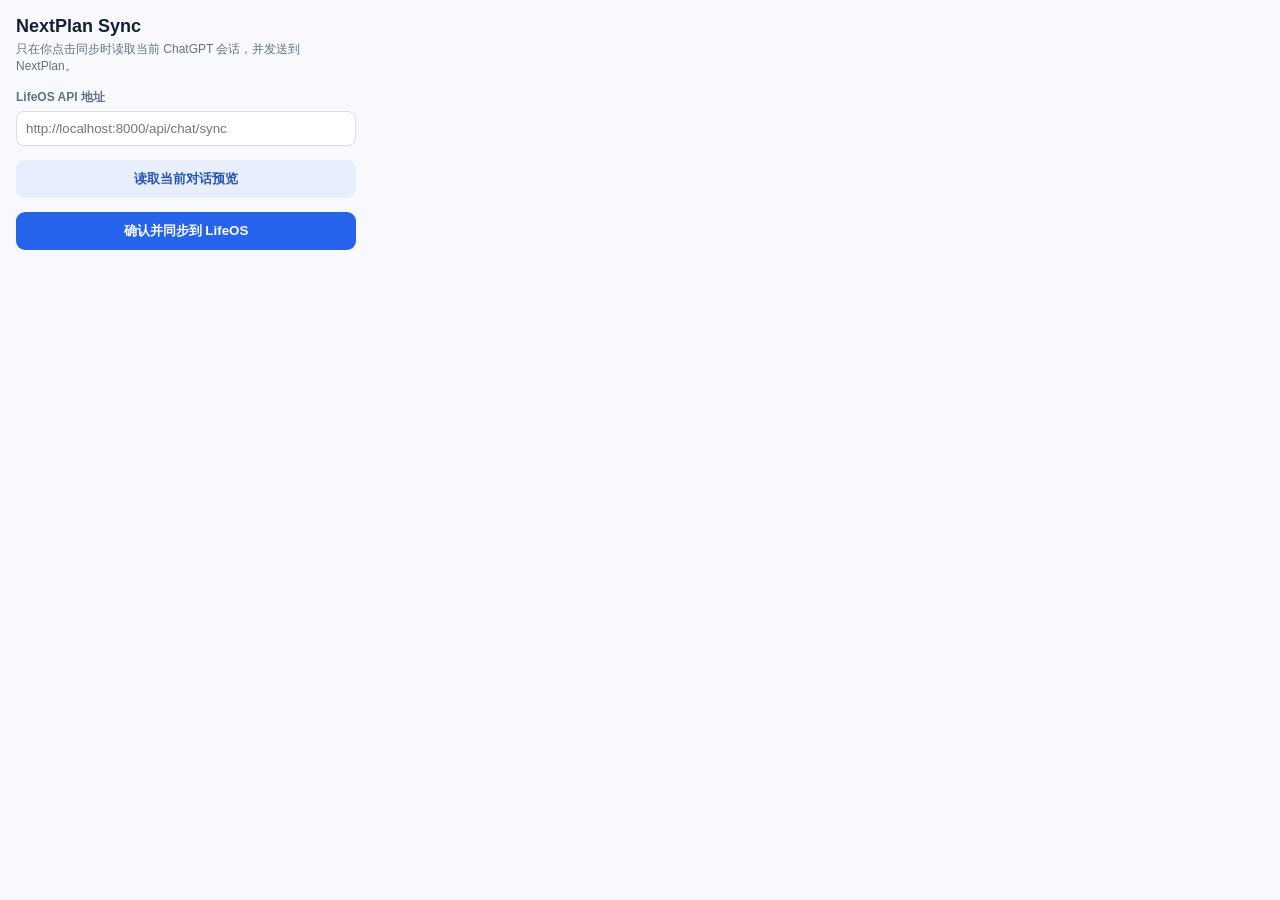
<file: extension/popup.html>
<!doctype html>
<meta charset="utf-8">
<title>LifeOS Chat Sync</title>
<style>
  body{width:340px;margin:0;padding:16px;font:14px -apple-system,BlinkMacSystemFont,"Segoe UI",sans-serif;color:#172033;background:#f7f9fc}
  h1{font-size:18px;margin:0 0 4px}.muted{color:#667085;font-size:12px;line-height:1.4}
  label{display:block;margin-top:14px;font-size:12px;font-weight:600;color:#667085}
  input{box-sizing:border-box;width:100%;margin-top:5px;padding:9px;border:1px solid #d8dee9;border-radius:8px;background:white}
  button{width:100%;margin-top:14px;padding:10px;border:0;border-radius:9px;background:#2563eb;color:white;font-weight:650;cursor:pointer}
  button.secondary{background:#e8eefb;color:#2454b8}.status{margin-top:12px;white-space:pre-wrap;font-size:12px}.preview{max-height:130px;overflow:auto;margin-top:10px;padding:9px;background:white;border:1px solid #e5e9f0;border-radius:8px;font-size:11px;line-height:1.4}
</style>
<h1>NextPlan Sync</h1>
<div class="muted">只在你点击同步时读取当前 ChatGPT 会话，并发送到 NextPlan。</div>
<label for="endpoint">LifeOS API 地址</label>
<input id="endpoint" placeholder="http://localhost:8000/api/chat/sync">
<button id="preview" class="secondary">读取当前对话预览</button>
<div id="previewBox" class="preview" hidden></div>
<button id="sync">确认并同步到 LifeOS</button>
<div id="status" class="status"></div>
<script src="popup.js"></script>
</file>
<file: apple-web-v1.css>
/* NextPlan Web — Apple-style visual layer. Web only. No behavior changes. */
:root{
  --apple-bg:#f6f1eb;
  --apple-bg-2:#f3f6fb;
  --apple-panel:rgba(255,255,255,.78);
  --apple-panel-solid:#fffdfb;
  --apple-panel-soft:rgba(255,255,255,.58);
  --apple-border:rgba(93,86,79,.10);
  --apple-border-strong:rgba(93,86,79,.15);
  --apple-text:#182237;
  --apple-muted:#7d8798;
  --apple-blue:#4b8ff7;
  --apple-blue-2:#73a7f8;
  --apple-green:#35ba88;
  --apple-purple:#8b6df6;
  --apple-pink:#ef7ea7;
  --apple-orange:#f2a84a;
  --apple-red:#ef6b67;
  --apple-shadow:0 18px 45px rgba(82,69,58,.07),0 2px 10px rgba(82,69,58,.035);
  --apple-shadow-soft:0 10px 30px rgba(82,69,58,.055);
}
html[data-theme="dark"]{
  --apple-bg:#11151b;
  --apple-bg-2:#171c24;
  --apple-panel:rgba(31,36,45,.80);
  --apple-panel-solid:#1d222b;
  --apple-panel-soft:rgba(38,44,54,.72);
  --apple-border:rgba(255,255,255,.08);
  --apple-border-strong:rgba(255,255,255,.12);
  --apple-text:#f4f7fb;
  --apple-muted:#a4adba;
  --apple-shadow:0 18px 48px rgba(0,0,0,.28);
  --apple-shadow-soft:0 10px 30px rgba(0,0,0,.20);
}

html,body{
  color:var(--apple-text)!important;
  font-family:-apple-system,BlinkMacSystemFont,"SF Pro Display","SF Pro Text","Inter","Helvetica Neue","Segoe UI","PingFang SC","Microsoft YaHei",sans-serif!important;
  background:var(--apple-bg)!important;
}
body{
  background:
    radial-gradient(circle at 72% -12%,rgba(157,190,235,.27),transparent 34%),
    radial-gradient(circle at 36% 0%,rgba(255,215,198,.26),transparent 28%),
    linear-gradient(135deg,var(--apple-bg),var(--apple-bg-2))!important;
}
body:before{
  content:"";position:fixed;inset:0;pointer-events:none;z-index:0;
  background:
    radial-gradient(ellipse at 34% 18%,rgba(255,255,255,.42),transparent 28%),
    radial-gradient(ellipse at 78% 72%,rgba(195,222,210,.16),transparent 32%);
}
.app-shell{
  position:relative;z-index:1;
  grid-template-columns:236px minmax(0,1fr) 292px!important;
  background:transparent!important;
}

/* Sidebar */
.sidebar{
  padding:22px 14px 18px!important;
  background:rgba(250,248,245,.76)!important;
  border-right:1px solid rgba(117,106,94,.08)!important;
  box-shadow:12px 0 35px rgba(94,80,67,.025)!important;
  backdrop-filter:saturate(155%) blur(30px)!important;
  -webkit-backdrop-filter:saturate(155%) blur(30px)!important;
}
html[data-theme="dark"] .sidebar{background:rgba(17,21,27,.82)!important}
.brand{padding:2px 7px 20px!important;gap:11px!important}
.brand-mark{
  width:47px!important;height:47px!important;flex:0 0 47px!important;
  border-radius:15px!important;
  box-shadow:0 10px 26px rgba(82,133,213,.18)!important;
  background:linear-gradient(145deg,rgba(255,255,255,.9),rgba(241,247,255,.78))!important;
}
.brand-mark img{width:47px!important;height:47px!important}
.brand h1{font-size:21px!important;letter-spacing:-.55px!important;color:var(--apple-text)!important}
.brand p{font-size:12px!important;line-height:16px!important;color:var(--apple-muted)!important}
.nav-group{gap:4px!important}
.nav-btn,.settings-btn{
  min-height:40px!important;padding:9px 12px!important;border-radius:13px!important;
  font-size:15px!important;letter-spacing:-.18px!important;color:var(--apple-text)!important;
  transition:background .16s ease,box-shadow .16s ease,transform .16s ease!important;
}
.nav-btn>svg,.settings-btn svg{color:#6d7d90!important}
.nav-btn:hover:not(.active),.settings-btn:hover{background:rgba(255,255,255,.58)!important}
.nav-btn.active{
  color:#fff!important;
  background:linear-gradient(135deg,#5aa1f8 0%,#3f82e9 100%)!important;
  box-shadow:0 9px 22px rgba(68,133,226,.24),inset 0 1px 0 rgba(255,255,255,.18)!important;
}
.nav-btn.active>svg{color:#fff!important}
.nav-label{
  margin:12px 0 0!important;padding:16px 12px 7px!important;
  border-top:1px solid rgba(91,104,122,.10)!important;
  color:#9298a5!important;font-size:10px!important;letter-spacing:.12em!important;
}
.area-dot{border-radius:9px!important;box-shadow:inset 0 0 0 1px rgba(255,255,255,.25)}
.sidebar-footer{border-top-color:rgba(91,104,122,.10)!important}

/* Main top bar */
.main{padding:30px 28px 52px!important;min-width:0}
.topbar{align-items:center!important;margin-bottom:20px!important}
.hello{position:relative;padding-left:62px;min-height:54px;display:flex;flex-direction:column;justify-content:center}
.hello:before{
  content:"";position:absolute;left:1px;top:0;width:48px;height:48px;border-radius:50%;
  background:
    radial-gradient(circle,#ffc966 0 36%,transparent 38%),
    repeating-conic-gradient(from 0deg,#f4b94e 0 4deg,transparent 4deg 21deg);
  opacity:.88;
}
.hello h2{font-size:31px!important;line-height:1.06!important;letter-spacing:-.9px!important;color:var(--apple-text)!important}
.hello p{margin-top:6px!important;color:var(--apple-muted)!important;font-size:13px!important;letter-spacing:.01em}
.top-actions{gap:10px!important}
.sync-pill,.search-btn{
  border:1px solid var(--apple-border)!important;
  background:rgba(255,255,255,.62)!important;
  box-shadow:0 7px 24px rgba(82,69,58,.035)!important;
  backdrop-filter:blur(24px) saturate(150%)!important;
  -webkit-backdrop-filter:blur(24px) saturate(150%)!important;
}
html[data-theme="dark"] .sync-pill,html[data-theme="dark"] .search-btn{background:rgba(35,41,51,.68)!important}
.sync-pill{height:36px!important;padding:0 12px!important;color:var(--apple-muted)!important}
.search-btn{height:40px!important;width:min(250px,30vw)!important;border-radius:14px!important;color:var(--apple-muted)!important}
.kbd{border-color:var(--apple-border)!important;background:rgba(255,255,255,.54)!important}

/* Core Apple glass language */
.card,.side-card,.modal-inner,.search-modal{
  background:var(--apple-panel)!important;
  border:1px solid var(--apple-border)!important;
  box-shadow:var(--apple-shadow)!important;
  backdrop-filter:blur(26px) saturate(145%)!important;
  -webkit-backdrop-filter:blur(26px) saturate(145%)!important;
}
.card{border-radius:19px!important}
.hero{position:relative;overflow:hidden;padding:22px 23px 20px!important;isolation:isolate}
.hero:before{
  content:"";position:absolute;z-index:-1;right:-24px;bottom:-16px;width:42%;height:92px;opacity:.76;
  background:
    linear-gradient(145deg,transparent 0 25%,rgba(199,219,229,.58) 26% 49%,transparent 50%) 0 42px/150px 70px no-repeat,
    linear-gradient(145deg,transparent 0 27%,rgba(183,209,198,.52) 28% 52%,transparent 53%) 70px 24px/180px 82px no-repeat,
    linear-gradient(145deg,transparent 0 26%,rgba(174,202,213,.44) 27% 52%,transparent 53%) 150px 48px/145px 65px no-repeat;
}
.hero:after{content:"";position:absolute;inset:0;z-index:-2;background:linear-gradient(110deg,rgba(255,255,255,.3),rgba(255,245,238,.24) 50%,rgba(224,239,246,.26))}
.eyebrow{font-size:13px!important;color:#3d4654!important}
html[data-theme="dark"] .eyebrow{color:#d6dce6!important}
.hero-pct{font-size:42px!important;letter-spacing:-1.5px!important;color:var(--apple-text)!important}
.primary{
  border-radius:14px!important;padding:11px 17px!important;
  background:linear-gradient(135deg,#68a7f6,#4f8ee8)!important;
  box-shadow:0 10px 23px rgba(67,131,224,.23),inset 0 1px 0 rgba(255,255,255,.20)!important;
}
.primary:hover{transform:translateY(-1px);filter:none!important}
.progress-track,.mini-progress,.area-track{background:rgba(130,144,165,.14)!important}
.progress-track{height:9px!important;margin-top:14px!important}
.progress-fill,.mini-progress span{background:linear-gradient(90deg,#4d91ef,#68a7f8)!important}
.hero-meta{color:var(--apple-muted)!important}

/* Stats */
.stats{gap:13px!important;margin:14px 0 22px!important}
.stat{min-height:84px;padding:15px 16px!important;gap:12px!important}
.stat-icon{width:44px!important;height:44px!important;border-radius:14px!important;box-shadow:inset 0 1px 0 rgba(255,255,255,.45)}
.si-blue{background:linear-gradient(145deg,#e5f1ff,#d7e9ff)!important;color:#438cf0!important}
.si-green{background:linear-gradient(145deg,#e5f8f0,#d9f2e7)!important;color:#25aa78!important}
.si-purple{background:linear-gradient(145deg,#f2ebff,#e8deff)!important;color:#8260e9!important}
.si-pink{background:linear-gradient(145deg,#ffeaf1,#fbdce8)!important;color:#df668f!important}
.stat-num{font-size:25px!important;color:var(--apple-text)!important}
.stat-title,.stat-sub{color:var(--apple-muted)!important}

/* Section titles */
.section-head{margin-bottom:11px!important}
.section-head h3,.view-title h2{color:var(--apple-text)!important;font-weight:720!important}
.section-head h3{font-size:20px!important}
.section-head p,.view-title p{color:var(--apple-muted)!important}
.link-btn{color:#7c8797!important}
.link-btn:hover{color:var(--apple-blue)!important}

/* Project cards — home */
.project-grid{gap:13px!important}
.project-card{
  padding:15px!important;border-radius:18px!important;
  transition:transform .18s ease,box-shadow .18s ease,border-color .18s ease!important;
}
.project-card:hover{transform:translateY(-2px)!important;box-shadow:0 18px 44px rgba(73,63,54,.09)!important;border-color:rgba(75,143,247,.16)!important}
.pc-icon{width:38px!important;height:38px!important;border-radius:12px!important}
.pc-title{font-size:14px!important;color:var(--apple-text)!important}
.pc-sub,.pc-next,.list-sub,.list-meta,.task-desc,.note-body,.resource-sub,.note-meta,.metric-label,.review-muted{color:var(--apple-muted)!important}
.pc-pct{color:var(--apple-text)!important}
.pc-next{border-top-color:rgba(91,104,122,.08)!important}
.pc-next b{color:var(--apple-text)!important}

/* Projects page becomes a true Apple card grid */
#view-projects .toolbar{margin-bottom:16px!important}
#view-projects .list-card{
  display:grid!important;grid-template-columns:repeat(3,minmax(0,1fr))!important;gap:13px!important;
  padding:0!important;background:transparent!important;border:0!important;box-shadow:none!important;backdrop-filter:none!important;overflow:visible!important;
}
#view-projects .list-row{
  position:relative;min-height:158px;padding:16px 15px!important;border:1px solid var(--apple-border)!important;border-radius:19px!important;
  background:var(--apple-panel)!important;box-shadow:var(--apple-shadow-soft)!important;
  display:grid!important;grid-template-columns:12px minmax(0,1fr) auto!important;gap:10px!important;align-content:start!important;
  backdrop-filter:blur(24px) saturate(140%)!important;
}
#view-projects .list-row:first-child{border-top:1px solid var(--apple-border)!important}
#view-projects .status-dot{margin-top:6px!important}
#view-projects .list-title{font-size:14px!important;color:var(--apple-text)!important}
#view-projects .list-sub{line-height:1.5!important}
#view-projects .list-meta{font-size:11px!important}
.milestone-tags{gap:6px!important}
.priority,.knowledge-chip{
  background:rgba(116,128,148,.09)!important;border:1px solid rgba(116,128,148,.07)!important;
  color:#788394!important;border-radius:999px!important;
}

/* Tasks */
.task-grid{gap:11px!important}
.task-card{padding:15px 17px!important;border-radius:17px!important;box-shadow:var(--apple-shadow-soft)!important}
.task-check{border-radius:9px!important;background:#e7f1ff!important;color:#4f92ef!important}
.task-title{color:var(--apple-text)!important}

/* Calendar */
.calendar-layout{gap:14px!important}
.calendar-card{padding:18px!important;border-radius:19px!important}
.cal-title{color:var(--apple-text)!important}
.round-btn{
  border-color:var(--apple-border)!important;background:rgba(255,255,255,.55)!important;color:var(--apple-text)!important;border-radius:10px!important;
}
html[data-theme="dark"] .round-btn{background:rgba(48,55,67,.70)!important}
.weekdays div{color:var(--apple-muted)!important}
.day{border-radius:13px!important}
.day.has-event{background:rgba(255,255,255,.48)!important}
.day.today{background:linear-gradient(145deg,#edf5ff,#dfeeff)!important;border-color:#d8e9ff!important;color:#3378d8!important}
.upcoming-item,.review-item{
  border-radius:13px!important;background:rgba(255,255,255,.48)!important;border:1px solid rgba(104,115,132,.055)!important;
}
html[data-theme="dark"] .upcoming-item,html[data-theme="dark"] .review-item{background:rgba(47,53,64,.65)!important}

/* Weekly Review / Planning / Automation / Analytics */
.analytics-grid{gap:13px!important}
.analytics-card{padding:18px!important;border-radius:19px!important}
.analytics-card h4{color:var(--apple-text)!important;font-size:14px!important;letter-spacing:-.12px}
.metric-big{color:var(--apple-text)!important;font-size:35px!important}
.area-track span{background:linear-gradient(90deg,#5a9bf1,#8f7aef)!important}
.review-list{gap:8px!important}
.plan-score{color:var(--apple-blue)!important}

/* Notes / Resources */
.notes-grid,.resources-grid{gap:13px!important}
.note-card,.resource-card{border-radius:18px!important;box-shadow:var(--apple-shadow-soft)!important}
.note-title,.resource-title{color:var(--apple-text)!important}
.resource-icon{background:linear-gradient(145deg,#e7f2ff,#dbeaff)!important;color:#488eea!important;border-radius:12px!important}
.resource-link{color:#4b8ee9!important}

/* Right rail */
.rightbar{
  padding:22px 16px 20px!important;
  background:rgba(250,248,245,.68)!important;
  border-left:1px solid rgba(117,106,94,.08)!important;
  backdrop-filter:blur(30px) saturate(150%)!important;
  -webkit-backdrop-filter:blur(30px) saturate(150%)!important;
}
html[data-theme="dark"] .rightbar{background:rgba(17,21,27,.78)!important}
.profile-row{margin-bottom:18px!important}
.avatar{width:40px!important;height:40px!important;background:linear-gradient(135deg,#8a909b,#adb2bb)!important;box-shadow:0 8px 18px rgba(73,79,91,.15)!important}
.today-date{font-size:14px!important;color:var(--apple-text)!important}
.reflection{color:#8b93a0!important;font-style:normal!important;font-size:12px!important}
.side-card{margin-top:18px!important;border-radius:19px!important;padding:15px!important}
.side-title{color:var(--apple-text)!important}
.mini-week div,.side-event-date,.side-event-right{color:var(--apple-muted)!important}
.mini-day{border-radius:10px!important}
.mini-day.today{background:linear-gradient(135deg,#62a6f5,#4788e5)!important;box-shadow:0 7px 14px rgba(72,137,229,.20)!important}
.side-event{border-top-color:rgba(94,106,123,.08)!important}
.side-event-title{color:var(--apple-text)!important}
.soft-quote{
  min-height:128px!important;border-radius:20px!important;
  background:
    radial-gradient(circle at 84% 28%,rgba(255,223,178,.80) 0 12%,transparent 13%),
    linear-gradient(165deg,#eff6f8 0%,#e7f2ef 52%,#dfe9e9 100%)!important;
  color:#37506c!important;box-shadow:inset 0 1px 0 rgba(255,255,255,.55)!important;
}
.soft-quote:before{
  width:210px!important;height:90px!important;right:-44px!important;bottom:-25px!important;
  background:rgba(118,164,146,.15)!important;transform:rotate(-9deg)!important;
}
.soft-quote:after{
  content:"";position:absolute;width:190px;height:78px;border-radius:50% 50% 0 0;right:38px;bottom:-44px;background:rgba(92,143,169,.11);transform:rotate(5deg)
}
.soft-quote p{position:relative;z-index:2;font-weight:620!important;line-height:1.45!important}

/* Controls */
.select,input,.field input{
  border-color:var(--apple-border)!important;background-color:rgba(255,255,255,.64)!important;color:var(--apple-text)!important;border-radius:13px!important;
  box-shadow:inset 0 1px 0 rgba(255,255,255,.34)!important;
}
html[data-theme="dark"] .select,html[data-theme="dark"] input,html[data-theme="dark"] .field input{background-color:rgba(39,45,56,.78)!important}
.secondary{
  border-color:var(--apple-border)!important;background:rgba(255,255,255,.58)!important;color:var(--apple-text)!important;border-radius:12px!important;
}
html[data-theme="dark"] .secondary{background:rgba(48,55,67,.72)!important}

/* Dialogs */
dialog::backdrop{background:rgba(34,38,44,.23)!important;backdrop-filter:blur(8px)!important}
.modal{border:0!important;background:transparent!important}
.modal-inner{border-radius:22px!important;padding:22px!important}
.modal-title{color:var(--apple-text)!important;font-size:20px!important;letter-spacing:-.35px!important}
.modal-sub{color:var(--apple-muted)!important}
.search-modal{border-radius:22px!important;overflow:hidden!important}
.search-result{border-radius:12px!important}
.search-result:hover{background:rgba(94,142,210,.08)!important}

/* Search / Command Palette — refined Apple search surface */
dialog#searchDialog.search-modal{
  width:min(680px,calc(100vw - 32px))!important;
  max-height:72vh!important;
  align-self:start!important;
  margin-top:9vh!important;
  border-radius:24px!important;
  overflow:hidden!important;
  background:rgba(255,255,255,.94)!important;
  border:1px solid rgba(114,124,140,.12)!important;
  box-shadow:0 30px 90px rgba(31,40,55,.18),0 6px 24px rgba(31,40,55,.08)!important;
  backdrop-filter:blur(34px) saturate(165%)!important;
  -webkit-backdrop-filter:blur(34px) saturate(165%)!important;
}
dialog#searchDialog::backdrop{
  background:rgba(18,24,34,.18)!important;
  backdrop-filter:blur(3px)!important;
  -webkit-backdrop-filter:blur(3px)!important;
}
#searchDialog .search-input-wrap{
  position:relative!important;
  display:flex!important;
  align-items:center!important;
  gap:10px!important;
  padding:16px 16px 12px!important;
  border-bottom:0!important;
  background:transparent!important;
}
#searchDialog .search-input-wrap>svg{
  position:absolute!important;
  z-index:2!important;
  left:31px!important;
  width:18px!important;
  height:18px!important;
  color:#8b96a8!important;
  pointer-events:none!important;
}
#searchDialog .search-input-wrap input{
  height:46px!important;
  min-width:0!important;
  padding:0 15px 0 42px!important;
  border:1px solid rgba(105,117,135,.11)!important;
  border-radius:14px!important;
  outline:0!important;
  background:#f4f6f9!important;
  box-shadow:inset 0 1px 1px rgba(42,55,75,.025)!important;
  color:var(--apple-text)!important;
  font-size:16px!important;
  letter-spacing:-.16px!important;
}
#searchDialog .search-input-wrap input:focus{
  border-color:rgba(75,143,247,.34)!important;
  background:#f7f9fc!important;
  box-shadow:0 0 0 4px rgba(75,143,247,.09)!important;
}
#searchDialog .search-input-wrap input::placeholder{color:#9aa4b3!important;opacity:1!important}
#searchDialog #closeSearch{
  flex:0 0 auto!important;
  min-width:44px!important;
  height:34px!important;
  padding:0 10px!important;
  border-radius:10px!important;
  border:1px solid rgba(105,117,135,.11)!important;
  background:#f7f8fa!important;
  color:#667085!important;
  box-shadow:none!important;
  font-size:12px!important;
}
#searchDialog .search-results{
  max-height:56vh!important;
  overflow:auto!important;
  padding:2px 12px 14px!important;
  background:transparent!important;
}
#searchDialog .search-help{
  padding:8px 10px 10px!important;
  color:#98a2b3!important;
  font-size:11px!important;
  line-height:1.45!important;
}
#searchDialog .search-result{
  display:grid!important;
  grid-template-columns:76px minmax(0,1fr)!important;
  align-items:center!important;
  gap:12px!important;
  min-height:58px!important;
  margin:2px 0!important;
  padding:10px 11px!important;
  border-radius:13px!important;
  border:1px solid transparent!important;
  transition:background .14s ease,border-color .14s ease,transform .14s ease!important;
}
#searchDialog .search-result:hover{
  background:rgba(75,143,247,.07)!important;
  border-color:rgba(75,143,247,.08)!important;
  transform:translateY(-1px)!important;
}
#searchDialog .search-kind{
  justify-self:start!important;
  margin:0!important;
  padding:4px 7px!important;
  border-radius:8px!important;
  background:#eef2f7!important;
  color:#697586!important;
  font-size:10px!important;
  font-weight:650!important;
  letter-spacing:.01em!important;
}
#searchDialog .search-result[data-palette-view="projects"] .search-kind{background:#e8f2ff!important;color:#3d7fd9!important}
#searchDialog .search-result[data-palette-view="tasks"] .search-kind{background:#e8f7f1!important;color:#2b8e6c!important}
#searchDialog .search-result[data-palette-view="calendar"] .search-kind{background:#fff3df!important;color:#b9791d!important}
#searchDialog .search-result[data-palette-view="notes"] .search-kind{background:#f1ebff!important;color:#7957ca!important}
#searchDialog .search-result[data-palette-view="resources"] .search-kind{background:#edf0ff!important;color:#536fc5!important}
#searchDialog .search-result b{
  display:block!important;
  color:var(--apple-text)!important;
  font-size:13px!important;
  line-height:1.35!important;
  font-weight:650!important;
}
#searchDialog .search-result p{
  margin:3px 0 0!important;
  color:#8c96a6!important;
  font-size:11px!important;
  line-height:1.4!important;
}
/* Empty query should never dump every project milestone into the palette. */
#searchDialog:has(#searchInput:placeholder-shown) .search-result{display:none!important}
#searchDialog:has(#searchInput:placeholder-shown) .search-help{display:none!important}
#searchDialog:has(#searchInput:placeholder-shown) .search-results{
  min-height:190px!important;
  display:flex!important;
  flex-direction:column!important;
  align-items:center!important;
  justify-content:center!important;
  text-align:center!important;
  padding:28px 34px 34px!important;
}
#searchDialog:has(#searchInput:placeholder-shown) .search-results::before{
  content:"Search NextPlan";
  display:block;
  color:var(--apple-text);
  font-size:17px;
  line-height:1.3;
  font-weight:680;
  letter-spacing:-.3px;
}
#searchDialog:has(#searchInput:placeholder-shown) .search-results::after{
  content:"Find projects, tasks, calendar events, notes and resources. Internal project steps stay hidden until you search for them.";
  display:block;
  max-width:430px;
  margin-top:7px;
  color:#909aaa;
  font-size:12px;
  line-height:1.5;
}
html[data-theme="dark"] dialog#searchDialog.search-modal{background:rgba(28,33,41,.96)!important;border-color:rgba(255,255,255,.08)!important}
html[data-theme="dark"] #searchDialog .search-input-wrap input{background:#252b34!important;border-color:rgba(255,255,255,.07)!important}
html[data-theme="dark"] #searchDialog .search-input-wrap input:focus{background:#292f39!important;border-color:rgba(112,164,246,.32)!important}
html[data-theme="dark"] #searchDialog #closeSearch{background:#262c35!important;border-color:rgba(255,255,255,.07)!important;color:#b4bdca!important}
html[data-theme="dark"] #searchDialog .search-kind{background:#303742!important;color:#aeb7c4!important}
html[data-theme="dark"] #searchDialog .search-result p{color:#98a2b3!important}
html[data-theme="dark"] #searchDialog:has(#searchInput:placeholder-shown) .search-results::after{color:#98a2b3!important}

/* Small screens retain the same product structure */
@media(max-width:1180px){
  .app-shell{grid-template-columns:220px minmax(0,1fr)!important}
  .rightbar{display:none!important}
  #view-projects .list-card{grid-template-columns:repeat(2,minmax(0,1fr))!important}
}
@media(max-width:820px){
  .app-shell{display:block!important}
  .main{padding:18px 16px 36px!important}
  .topbar{align-items:flex-start!important}
  .hello{padding-left:0!important;min-height:0!important}
  .hello:before{display:none!important}
  .hello h2{font-size:26px!important}
  .top-actions{display:none!important}
  .stats{grid-template-columns:repeat(2,minmax(0,1fr))!important}
  .project-grid,#view-projects .list-card,.notes-grid,.resources-grid,.analytics-grid,.calendar-layout{grid-template-columns:1fr!important}
  .hero-row{align-items:flex-start!important;flex-direction:column!important}
  .hero .primary{width:100%;justify-content:center!important}
  dialog#searchDialog.search-modal{margin-top:6vh!important}
}
@media(max-width:520px){
  .stats{grid-template-columns:1fr!important}
  .hero{padding:18px!important}
  .hero-pct{font-size:38px!important}
  .task-card{grid-template-columns:26px 1fr!important}
  .task-card>:last-child{grid-column:2}
  #searchDialog .search-result{grid-template-columns:66px minmax(0,1fr)!important}
  #searchDialog:has(#searchInput:placeholder-shown) .search-results{min-height:170px!important;padding:24px 24px 30px!important}
}
</file>
